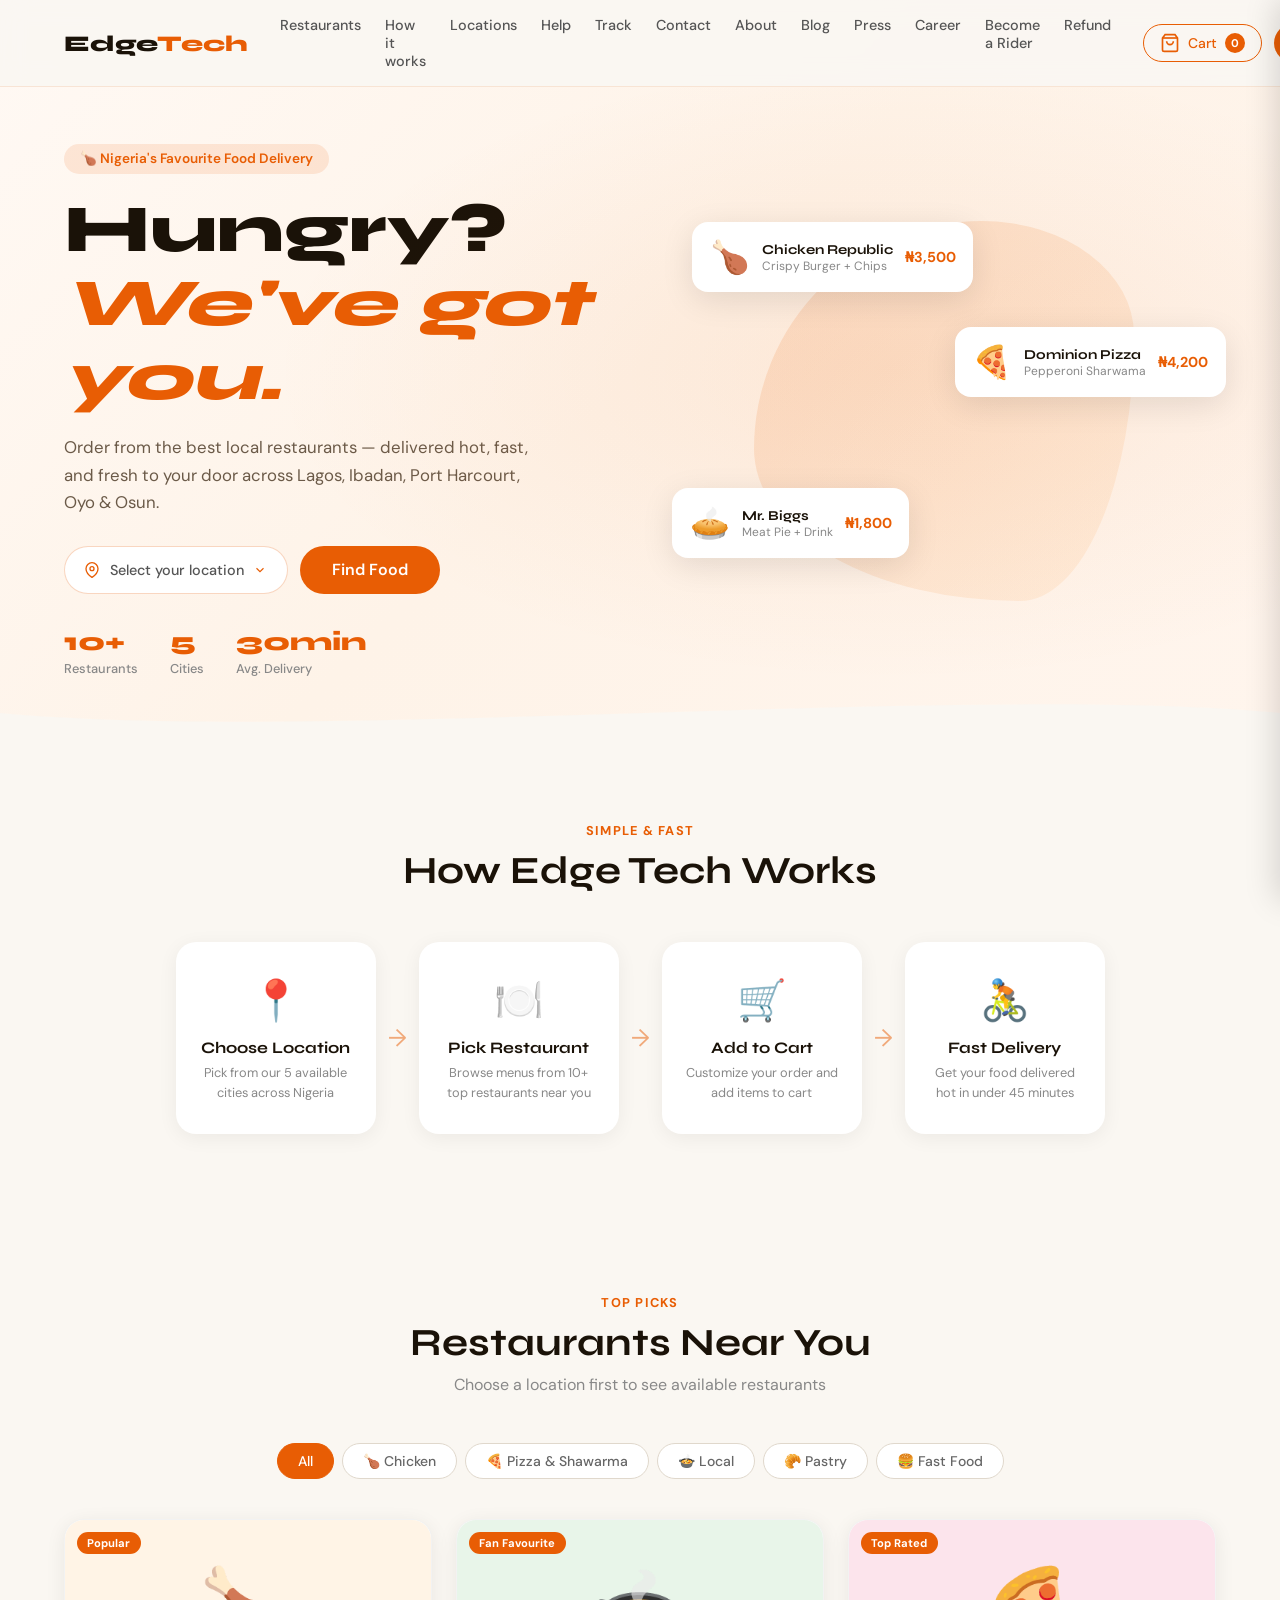
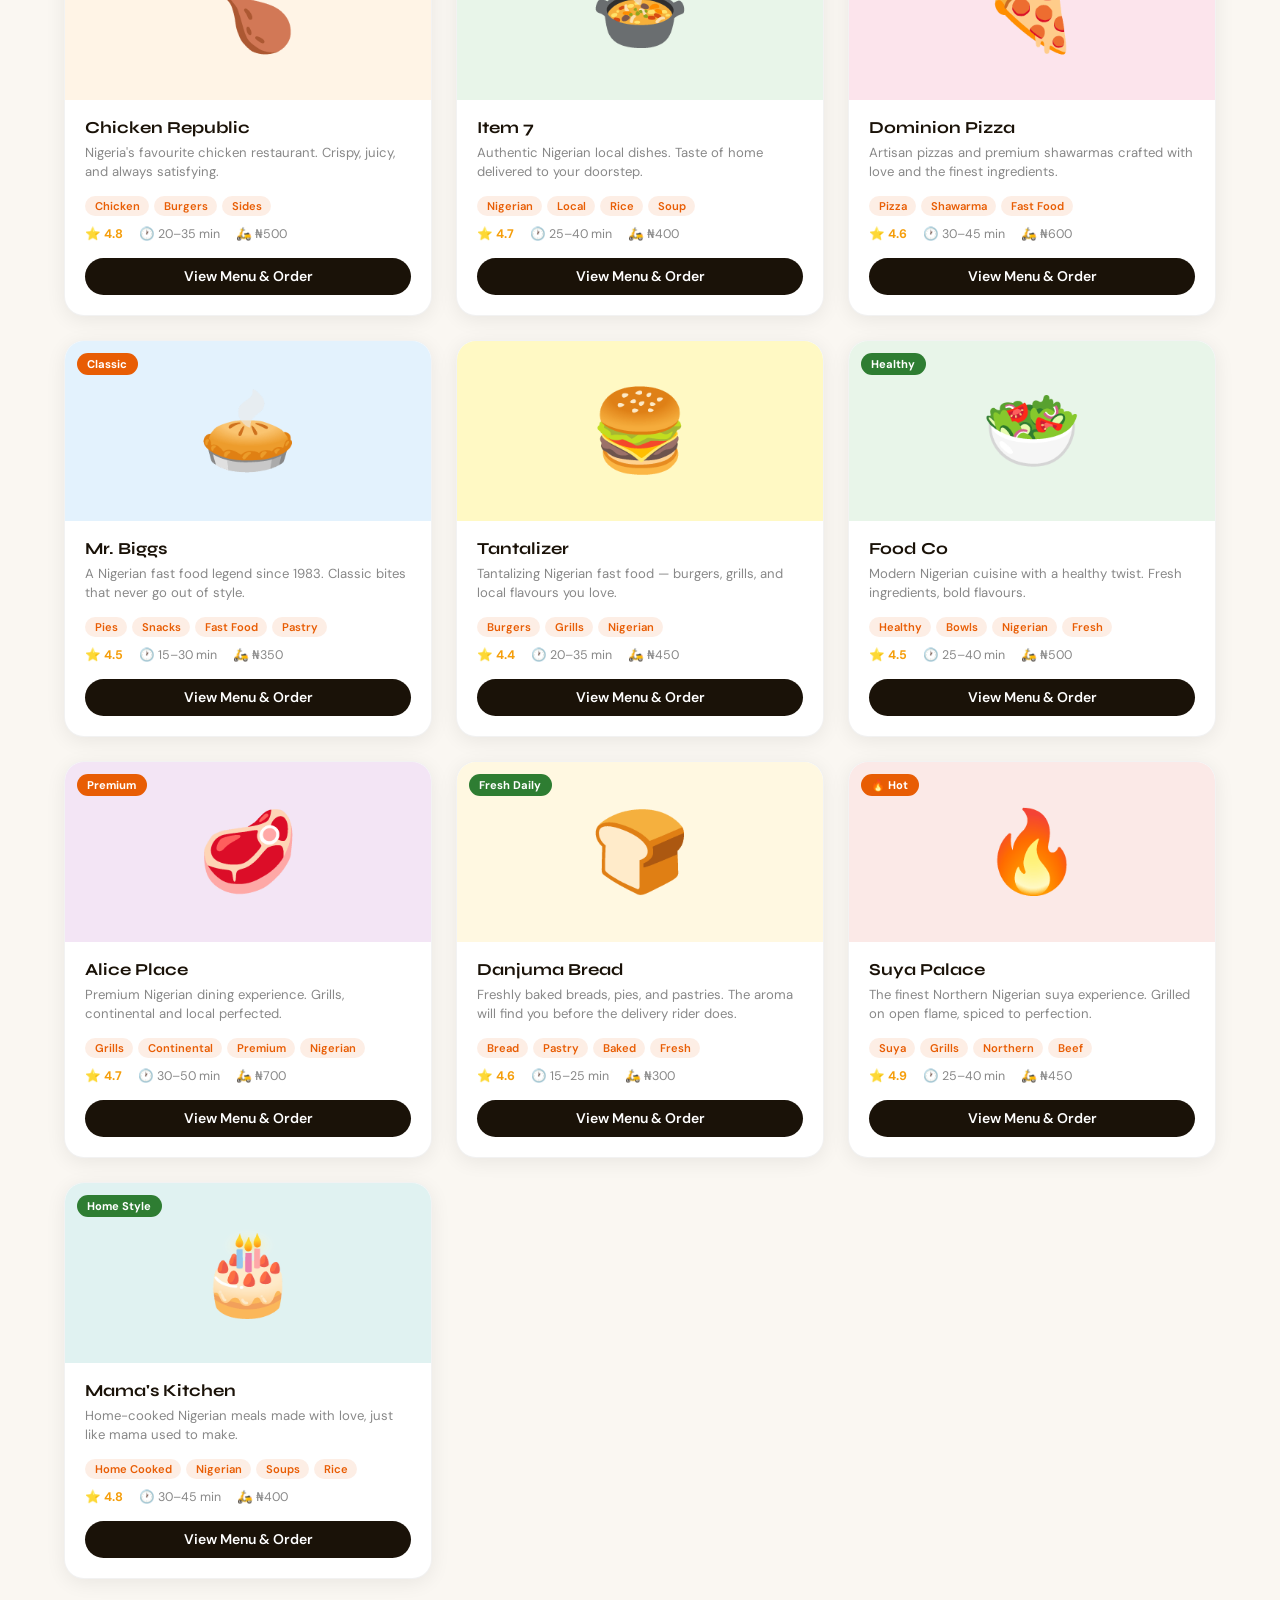
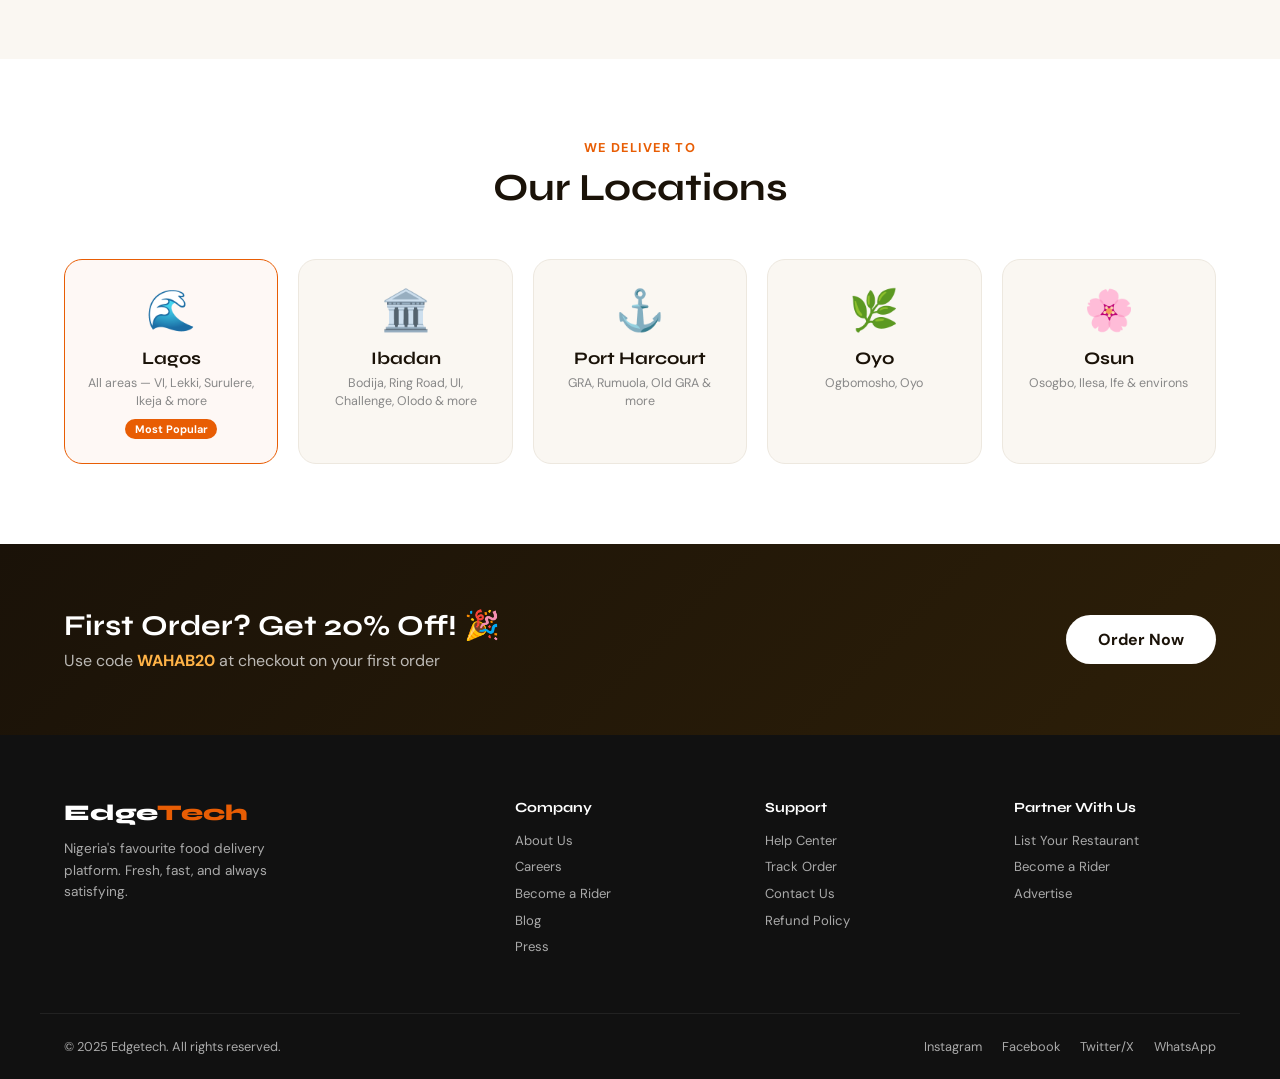
<file: index.html>
<!DOCTYPE html>
<html lang="en">
<head>
  <meta charset="UTF-8" />
  <meta name="viewport" content="width=device-width, initial-scale=1.0" />
  <title>WahabStore — Food Delivered Fast</title>
  <link rel="preconnect" href="https://fonts.googleapis.com" />
  <link href="https://fonts.googleapis.com/css2?family=Syne:wght@400;600;700;800&family=DM+Sans:ital,wght@0,300;0,400;0,500;1,400&display=swap" rel="stylesheet" />
  <link rel="stylesheet" href="style.css" />
</head>
<body>

  <!-- NAV -->
  <nav class="nav" id="navbar">
    <div class="nav-inner container">
      <a href="index.html" class="logo">Edge<span>Tech</span></a>
      <div class="nav-links">
        <a href="#restaurants">Restaurants</a>
        <a href="#how">How it works</a>
        <a href="#locations">Locations</a>
        <a href="help.html">Help</a>
        <a href="track.html">Track</a>
        <a href="contact.html">Contact</a>
        <a href="about.html">About</a>
        <a href="blog.html">Blog</a>
        <a href="press.html">Press</a>
        <a href="career.html">Career</a>
        <a href="rider.html">Become a Rider</a>
        <a href="refund.html">Refund</a>
      </div>
      <div class="nav-right">
        <button class="btn-cart" onclick="toggleCart()">
          <svg width="20" height="20" viewBox="0 0 24 24" fill="none" stroke="currentColor" stroke-width="2"><path d="M6 2L3 6v14a2 2 0 002 2h14a2 2 0 002-2V6l-3-4z"/><line x1="3" y1="6" x2="21" y2="6"/><path d="M16 10a4 4 0 01-8 0"/></svg>
          Cart <span class="cart-count" id="cart-count">0</span>
        </button>
        <button class="btn-primary" onclick="openLocationModal()">Order Now</button>
      </div>
    </div>
  </nav>

  <!-- HERO -->
  <section class="hero">
    <div class="hero-bg"></div>
    <div class="container hero-inner">
      <div class="hero-text">
        <p class="hero-label">🍗 Nigeria's Favourite Food Delivery</p>
        <h1>Hungry? <br/><em>We've got you.</em></h1>
        <p class="hero-sub">Order from the best local restaurants — delivered hot, fast, and fresh to your door across Lagos, Ibadan, Port Harcourt, Oyo & Osun.</p>
        <div class="hero-search">
          <div class="location-select" onclick="openLocationModal()">
            <svg width="16" height="16" viewBox="0 0 24 24" fill="none" stroke="currentColor" stroke-width="2"><path d="M21 10c0 7-9 13-9 13s-9-6-9-13a9 9 0 0118 0z"/><circle cx="12" cy="10" r="3"/></svg>
            <span id="selected-location">Select your location</span>
            <svg width="14" height="14" viewBox="0 0 24 24" fill="none" stroke="currentColor" stroke-width="2"><polyline points="6 9 12 15 18 9"/></svg>
          </div>
          <button class="btn-primary large" onclick="scrollToRestaurants()">Find Food</button>
        </div>
        <div class="hero-stats">
          <div class="stat"><strong>10+</strong><span>Restaurants</span></div>
          <div class="stat"><strong>5</strong><span>Cities</span></div>
          <div class="stat"><strong>30min</strong><span>Avg. Delivery</span></div>
        </div>
      </div>
      <div class="hero-image">
        <div class="hero-card floating">
          <div class="hc-emoji">🍗</div>
          <div><strong>Chicken Republic</strong><p>Crispy Burger + Chips</p></div>
          <div class="hc-price">₦3,500</div>
        </div>
        <div class="hero-card floating delay-1">
          <div class="hc-emoji">🍕</div>
          <div><strong>Dominion Pizza</strong><p>Pepperoni Sharwama</p></div>
          <div class="hc-price">₦4,200</div>
        </div>
        <div class="hero-card floating delay-2">
          <div class="hc-emoji">🥧</div>
          <div><strong>Mr. Biggs</strong><p>Meat Pie + Drink</p></div>
          <div class="hc-price">₦1,800</div>
        </div>
        <div class="hero-blob"></div>
      </div>
    </div>
    <div class="hero-wave">
      <svg viewBox="0 0 1440 80" preserveAspectRatio="none"><path d="M0,40 C360,80 1080,0 1440,40 L1440,80 L0,80 Z" fill="#faf7f2"/></svg>
    </div>
  </section>

  <!-- HOW IT WORKS -->
  <section class="how" id="how">
    <div class="container">
      <div class="section-header">
        <p class="section-label">Simple & Fast</p>
        <h2>How Edge Tech Works</h2>
      </div>
      <div class="how-steps">
        <div class="step">
          <div class="step-icon">📍</div>
          <h3>Choose Location</h3>
          <p>Pick from our 5 available cities across Nigeria</p>
        </div>
        <div class="step-arrow">→</div>
        <div class="step">
          <div class="step-icon">🍽️</div>
          <h3>Pick Restaurant</h3>
          <p>Browse menus from 10+ top restaurants near you</p>
        </div>
        <div class="step-arrow">→</div>
        <div class="step">
          <div class="step-icon">🛒</div>
          <h3>Add to Cart</h3>
          <p>Customize your order and add items to cart</p>
        </div>
        <div class="step-arrow">→</div>
        <div class="step">
          <div class="step-icon">🚴</div>
          <h3>Fast Delivery</h3>
          <p>Get your food delivered hot in under 45 minutes</p>
        </div>
      </div>
    </div>
  </section>

  <!-- RESTAURANTS -->
  <section class="restaurants-section" id="restaurants">
    <div class="container">
      <div class="section-header">
        <p class="section-label">Top Picks</p>
        <h2>Restaurants Near You</h2>
        <p class="section-sub">Choose a location first to see available restaurants</p>
      </div>

      <!-- Filter Tabs -->
      <div class="filter-tabs">
        <button class="tab active" onclick="filterRestaurants('all', this)">All</button>
        <button class="tab" onclick="filterRestaurants('chicken', this)">🍗 Chicken</button>
        <button class="tab" onclick="filterRestaurants('pizza', this)">🍕 Pizza & Shawarma</button>
        <button class="tab" onclick="filterRestaurants('local', this)">🍲 Local</button>
        <button class="tab" onclick="filterRestaurants('pastry', this)">🥐 Pastry</button>
        <button class="tab" onclick="filterRestaurants('fast-food', this)">🍔 Fast Food</button>
      </div>

      <div class="restaurants-grid" id="restaurants-grid">
        <!-- Rendered by JS -->
      </div>
    </div>
  </section>

  <!-- LOCATIONS -->
  <section class="locations-section" id="locations">
    <div class="container">
      <div class="section-header">
        <p class="section-label">We Deliver To</p>
        <h2>Our Locations</h2>
      </div>
      <div class="locations-grid">
        <div class="location-card active-city" onclick="setLocation('Lagos')">
          <div class="loc-icon">🌊</div>
          <h3>Lagos</h3>
          <p>All areas — VI, Lekki, Surulere, Ikeja & more</p>
          <span class="loc-badge">Most Popular</span>
        </div>
        <div class="location-card" onclick="setLocation('Ibadan')">
          <div class="loc-icon">🏛️</div>
          <h3>Ibadan</h3>
          <p>Bodija, Ring Road, UI, Challenge, Olodo & more</p>
        </div>
        <div class="location-card" onclick="setLocation('Port Harcourt')">
          <div class="loc-icon">⚓</div>
          <h3>Port Harcourt</h3>
          <p>GRA, Rumuola, Old GRA & more</p>
        </div>
        <div class="location-card" onclick="setLocation('Oyo')">
          <div class="loc-icon">🌿</div>
          <h3>Oyo</h3>
          <p>Ogbomosho, Oyo</p>
        </div>
        <div class="location-card" onclick="setLocation('Osun')">
          <div class="loc-icon">🌸</div>
          <h3>Osun</h3>
          <p>Osogbo, Ilesa, Ife & environs</p>
        </div>
      </div>
    </div>
  </section>

  <!-- PROMO BANNER -->
  <section class="promo-banner">
    <div class="container promo-inner">
      <div>
        <h2>First Order? Get 20% Off! 🎉</h2>
        <p>Use code <strong>WAHAB20</strong> at checkout on your first order</p>
      </div>
      <button class="btn-white" onclick="scrollToRestaurants()">Order Now</button>
    </div>
  </section>

  <!-- FOOTER -->
  <footer class="footer">
    <div class="container footer-inner">
      <div class="footer-brand">
        <a href="index.html" class="logo">Edge<span>Tech</span></a>
        <p>Nigeria's favourite food delivery platform. Fresh, fast, and always satisfying.</p>
      </div>
      <div class="footer-links">
        <h4>Company</h4>
        <a href="about.html">About Us</a>
        <a href="career.html">Careers</a>
        <a href="rider.html">Become a Rider</a>
        <a href="blog.html">Blog</a>
        <a href="press.html">Press</a>
      </div>
      <div class="footer-links">
        <h4>Support</h4>
        <a href="help.html">Help Center</a>
        <a href="track.html">Track Order</a>
        <a href="contact.html">Contact Us</a>
        <a href="refund.html">Refund Policy</a>
      </div>
      <div class="footer-links">
        <h4>Partner With Us</h4>
        <a href="#">List Your Restaurant</a>
        <a href="#">Become a Rider</a>
        <a href="#">Advertise</a>
      </div>
    </div>
    <div class="footer-bottom container">
      <p>© 2025 Edgetech. All rights reserved.</p>
      <div class="footer-socials">
        <a href="#">Instagram</a>
        <a href="#">Facebook</a>
        <a href="#">Twitter/X</a>
        <a href="#">WhatsApp</a>
      </div>
    </div>
  </footer>

  <!-- LOCATION MODAL -->
  <div class="modal-overlay" id="location-modal" onclick="closeLocationModal(event)">
    <div class="modal">
      <button class="modal-close" onclick="closeLocationModal()">✕</button>
      <h2>Choose Your City</h2>
      <p>We'll show restaurants available in your area</p>
      <div class="modal-locations">
        <button class="modal-loc-btn" onclick="setLocation('Lagos')">🌊 Lagos</button>
        <button class="modal-loc-btn" onclick="setLocation('Ibadan')">🏛️ Ibadan</button>
        <button class="modal-loc-btn" onclick="setLocation('Port Harcourt')">⚓ Port Harcourt</button>
        <button class="modal-loc-btn" onclick="setLocation('Oyo')">🌿 Oyo</button>
        <button class="modal-loc-btn" onclick="setLocation('Osun')">🌸 Osun</button>
      </div>
    </div>
  </div>

  <!-- RESTAURANT MODAL -->
  <div class="modal-overlay" id="restaurant-modal" onclick="closeRestaurantModal(event)">
    <div class="modal large-modal" id="restaurant-modal-content">
      <!-- Populated by JS -->
    </div>
  </div>

  <!-- CART SIDEBAR -->
  <div class="cart-overlay" id="cart-overlay" onclick="toggleCart()"></div>
  <div class="cart-sidebar" id="cart-sidebar">
    <div class="cart-header">
      <h3>Your Cart</h3>
      <button onclick="toggleCart()">✕</button>
    </div>
    <div class="cart-body" id="cart-body">
      <div class="cart-empty">
        <div style="font-size:3rem">🛒</div>
        <p>Your cart is empty</p>
        <small>Add items from a restaurant to get started</small>
      </div>
    </div>
    <div class="cart-footer" id="cart-footer" style="display:none">
      <div class="cart-total">
        <span>Total</span>
        <strong id="cart-total-amount">₦0</strong>
      </div>
      <div class="cart-delivery-note">+ Delivery fee at checkout</div>
      <button class="btn-primary full-width" onclick="checkout()">Proceed to Checkout</button>
    </div>
  </div>

  <!-- CHECKOUT MODAL -->
  <div class="modal-overlay" id="checkout-modal" onclick="closeCheckoutModal(event)">
    <div class="modal checkout-modal">
      <button class="modal-close" onclick="closeCheckoutModal()">✕</button>
      <h2>Complete Your Order</h2>
      <div class="checkout-form">
        <div class="form-group">
          <label>Full Name</label>
          <input type="text" placeholder="e.g. Wahab oke" id="c-name"/>
        </div>
        <div class="form-group">
          <label>Phone Number</label>
          <input type="tel" placeholder="e.g. 09030927900" id="c-phone"/>
        </div>
        <div class="form-group">
          <label>Delivery Address</label>
          <textarea placeholder="Enter your full delivery address" id="c-address" rows="3"></textarea>
        </div>
        <div class="form-group">
          <label>City</label>
          <input type="text" id="c-city" readonly/>
        </div>
        <div class="checkout-summary" id="checkout-summary"></div>
        <div class="form-group">
          <label>Payment Method</label>
          <div class="payment-options">
            <label class="pay-opt"><input type="radio" name="pay" value="card" checked/> 💳 Card Payment</label>
            <label class="pay-opt"><input type="radio" name="pay" value="transfer"/> 🏦 Bank Transfer</label>
            <label class="pay-opt"><input type="radio" name="pay" value="cash"/> 💵 Cash on Delivery</label>
          </div>
        </div>
        <button class="btn-primary full-width" onclick="placeOrder()">Place Order 🎉</button>
      </div>
    </div>
  </div>

  <!-- SUCCESS MODAL -->
  <div class="modal-overlay" id="success-modal">
    <div class="modal success-modal">
      <div class="success-icon">✅</div>
      <h2>Order Placed!</h2>
      <p>Your food is being prepared. Estimated delivery: <strong>30–45 mins</strong></p>
      <p class="order-id" id="order-id"></p>
      <button class="btn-primary" onclick="closeSuccessModal()">Continue Shopping</button>
    </div>
  </div>

  <script src="app.js"></script>
</body>
</html>
</file>
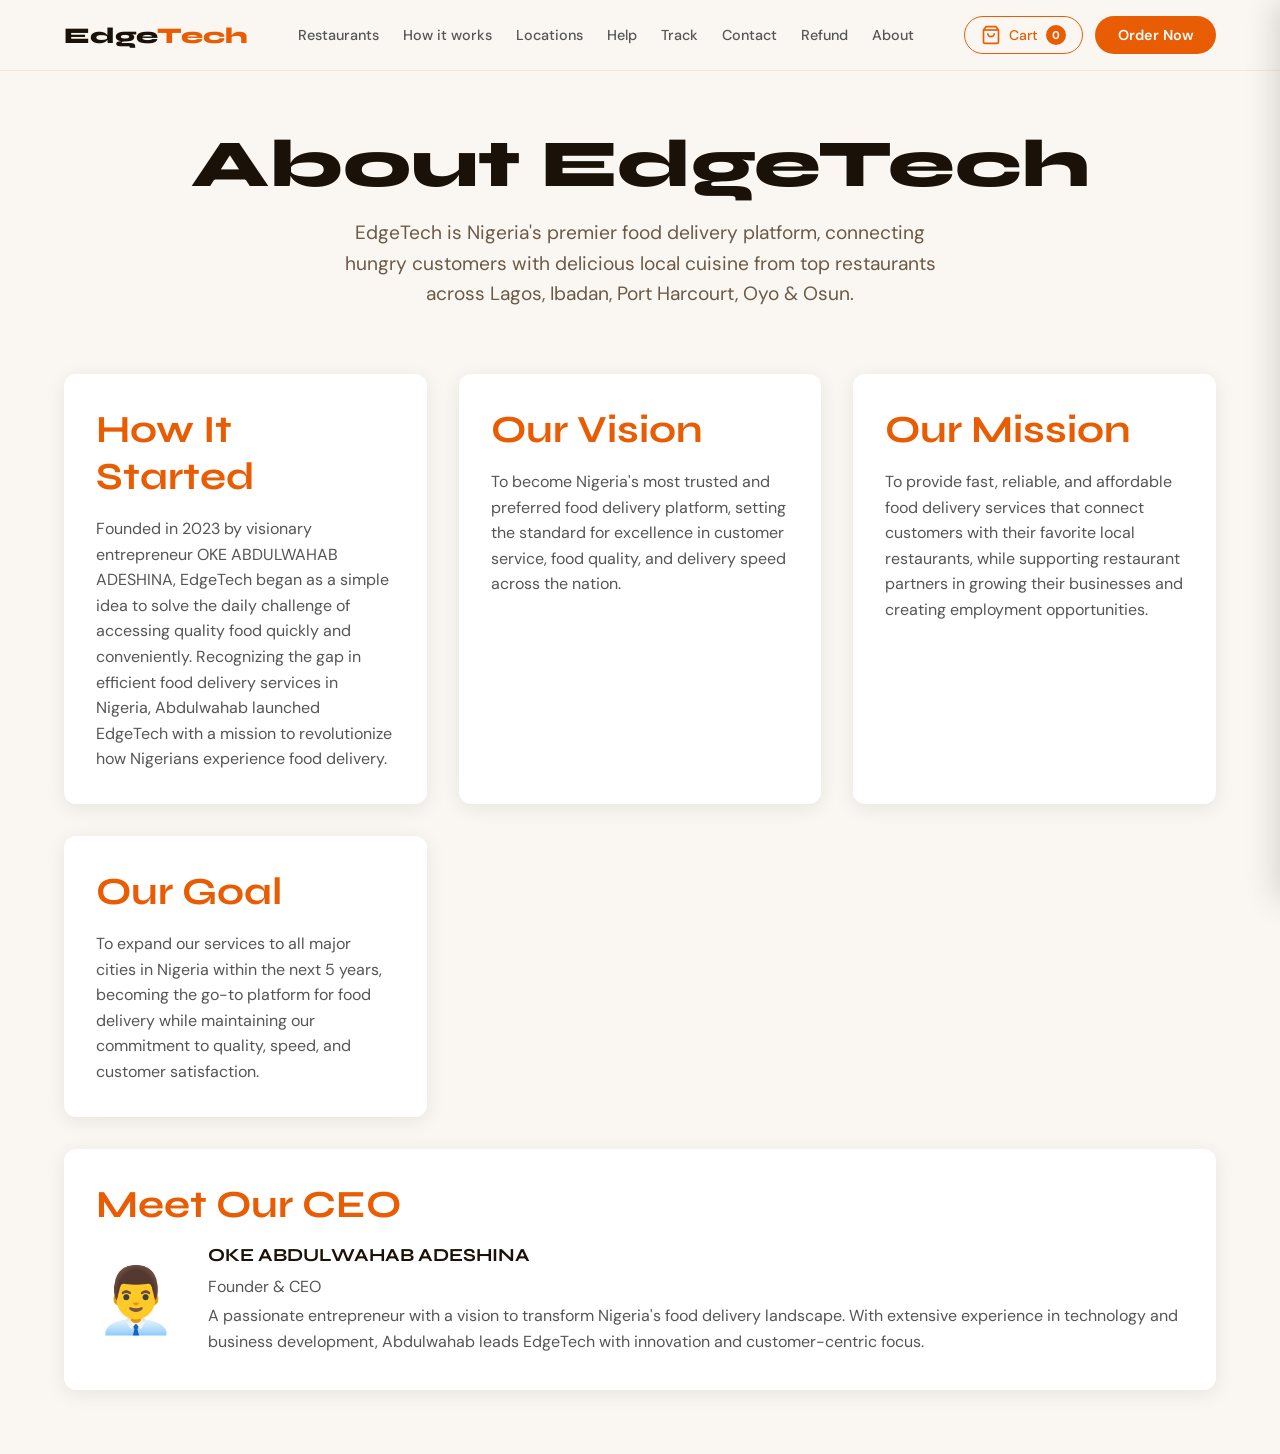
<file: about.html>
<!DOCTYPE html>
<html lang="en">
<head>
  <meta charset="UTF-8" />
  <meta name="viewport" content="width=device-width, initial-scale=1.0" />
  <title>About Us — WahabStore</title>
  <link rel="preconnect" href="https://fonts.googleapis.com" />
  <link href="https://fonts.googleapis.com/css2?family=Syne:wght@400;600;700;800&family=DM+Sans:ital,wght@0,300;0,400;0,500;1,400&display=swap" rel="stylesheet" />
  <link rel="stylesheet" href="style.css" />
</head>
<body>

  <!-- NAV -->
  <nav class="nav" id="navbar">
    <div class="nav-inner container">
      <a href="index.html" class="logo">Edge<span>Tech</span></a>
      <div class="nav-links">
        <a href="#restaurants">Restaurants</a>
        <a href="#how">How it works</a>
        <a href="#locations">Locations</a>
        <a href="help.html">Help</a>
        <a href="track.html">Track</a>
        <a href="contact.html">Contact</a>
        <a href="refund.html">Refund</a>
        <a href="about.html">About</a>
      </div>
      <div class="nav-right">
        <button class="btn-cart" onclick="toggleCart()">
          <svg width="20" height="20" viewBox="0 0 24 24" fill="none" stroke="currentColor" stroke-width="2"><path d="M6 2L3 6v14a2 2 0 002 2h14a2 2 0 002-2V6l-3-4z"/><line x1="3" y1="6" x2="21" y2="6"/><path d="M16 10a4 4 0 01-8 0"/></svg>
          Cart <span class="cart-count" id="cart-count">0</span>
        </button>
        <button class="btn-primary" onclick="openLocationModal()">Order Now</button>
      </div>
    </div>
  </nav>

  <!-- CART SIDEBAR -->
  <div class="cart-overlay" id="cart-overlay" onclick="toggleCart()"></div>
  <div class="cart-sidebar" id="cart-sidebar">
    <div class="cart-header">
      <h3>Your Cart</h3>
      <button class="cart-close" onclick="toggleCart()">✕</button>
    </div>
    <div class="cart-body" id="cart-body"></div>
    <div class="cart-footer" id="cart-footer">
      <div class="cart-total">
        <span>Subtotal</span>
        <span id="cart-total-amount">₦0</span>
      </div>
      <div class="cart-delivery-note">+ Delivery fee at checkout</div>
      <button class="btn-primary full-width" onclick="checkout()">Proceed to Checkout</button>
    </div>
  </div>

  <!-- ABOUT SECTION -->
  <section class="about-section">
    <div class="container">
      <div class="about-hero">
        <h1>About EdgeTech</h1>
        <p class="about-intro">EdgeTech is Nigeria's premier food delivery platform, connecting hungry customers with delicious local cuisine from top restaurants across Lagos, Ibadan, Port Harcourt, Oyo & Osun.</p>
      </div>

      <div class="about-content">
        <div class="about-card">
          <h2>How It Started</h2>
          <p>Founded in 2023 by visionary entrepreneur OKE ABDULWAHAB ADESHINA, EdgeTech began as a simple idea to solve the daily challenge of accessing quality food quickly and conveniently. Recognizing the gap in efficient food delivery services in Nigeria, Abdulwahab launched EdgeTech with a mission to revolutionize how Nigerians experience food delivery.</p>
        </div>

        <div class="about-card">
          <h2>Our Vision</h2>
          <p>To become Nigeria's most trusted and preferred food delivery platform, setting the standard for excellence in customer service, food quality, and delivery speed across the nation.</p>
        </div>

        <div class="about-card">
          <h2>Our Mission</h2>
          <p>To provide fast, reliable, and affordable food delivery services that connect customers with their favorite local restaurants, while supporting restaurant partners in growing their businesses and creating employment opportunities.</p>
        </div>

        <div class="about-card">
          <h2>Our Goal</h2>
          <p>To expand our services to all major cities in Nigeria within the next 5 years, becoming the go-to platform for food delivery while maintaining our commitment to quality, speed, and customer satisfaction.</p>
        </div>

        <div class="about-card ceo-card">
          <h2>Meet Our CEO</h2>
          <div class="ceo-info">
            <div class="ceo-image">👨‍💼</div>
            <div>
              <h3>OKE ABDULWAHAB ADESHINA</h3>
              <p>Founder & CEO</p>
              <p>A passionate entrepreneur with a vision to transform Nigeria's food delivery landscape. With extensive experience in technology and business development, Abdulwahab leads EdgeTech with innovation and customer-centric focus.</p>
            </div>
          </div>
        </div>
      </div>
    </div>
  </section>

  <script src="app.js"></script>
</body>
</html>
</file>
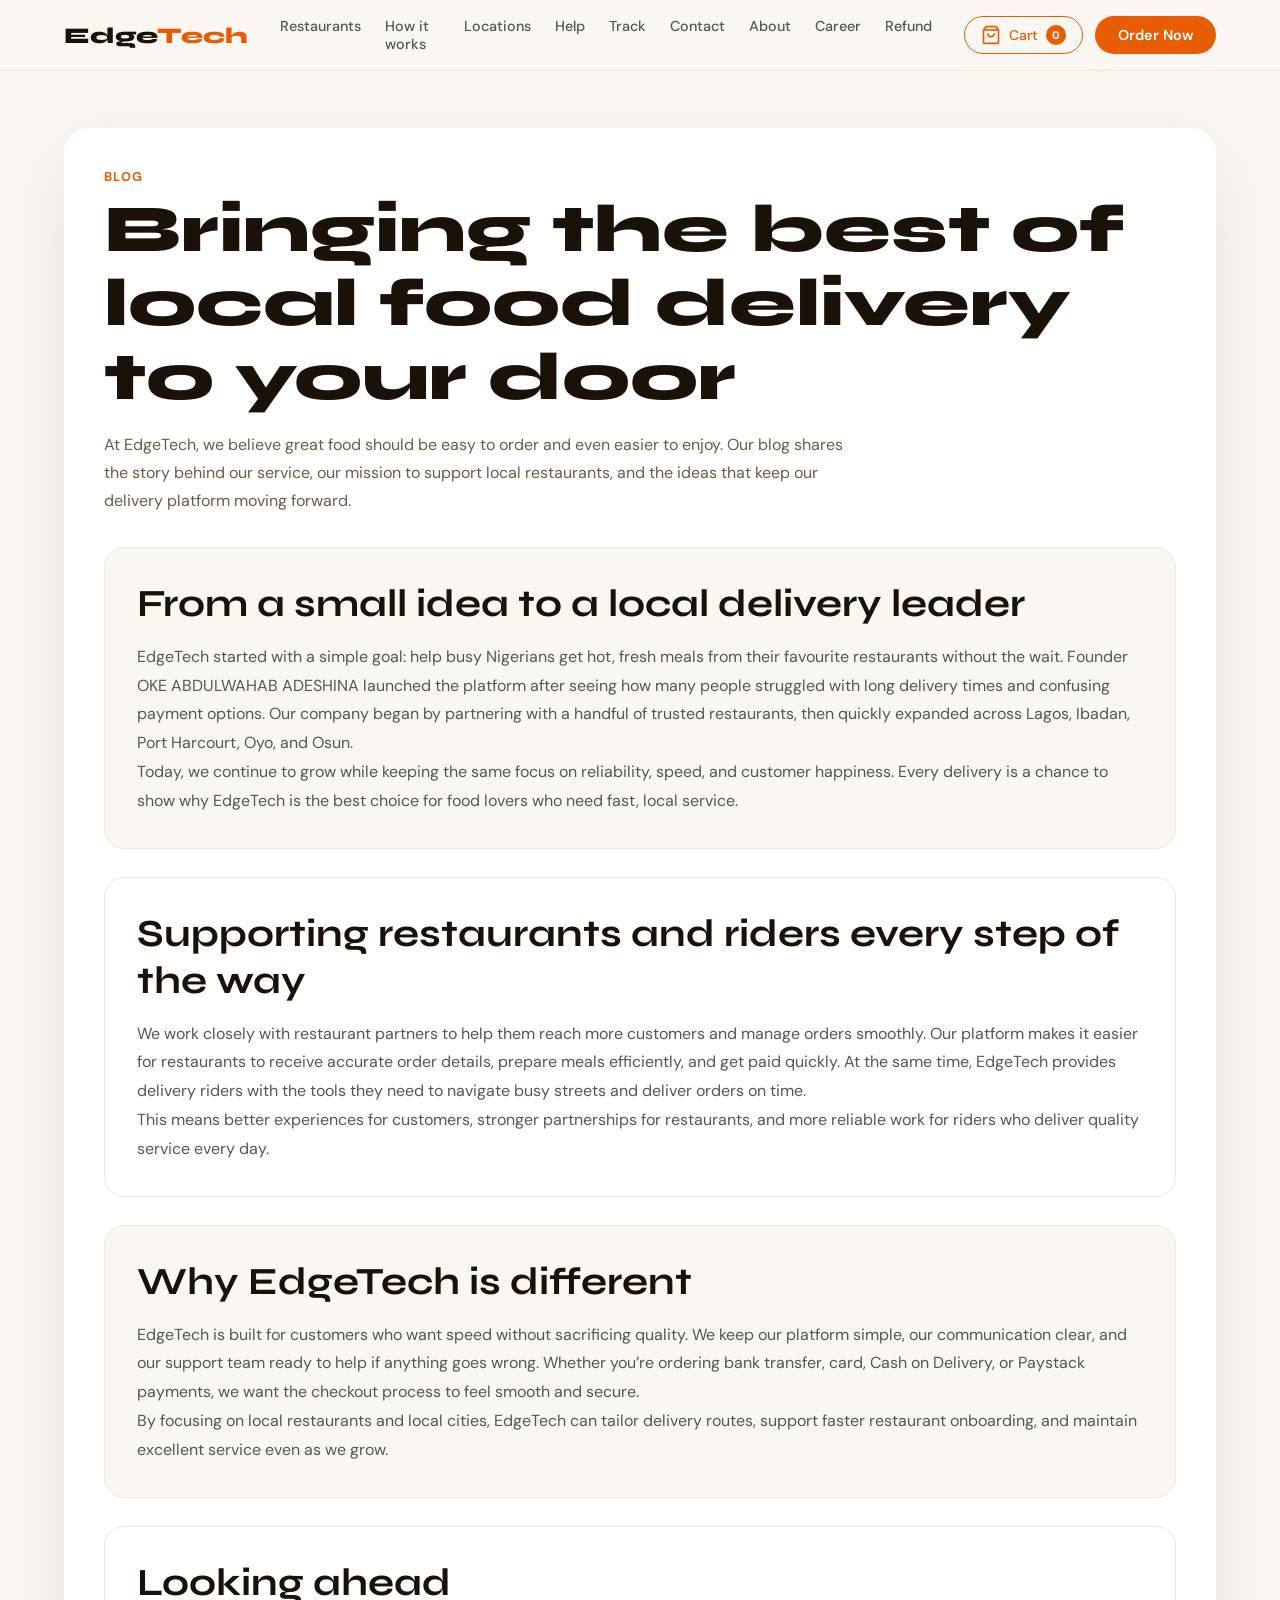
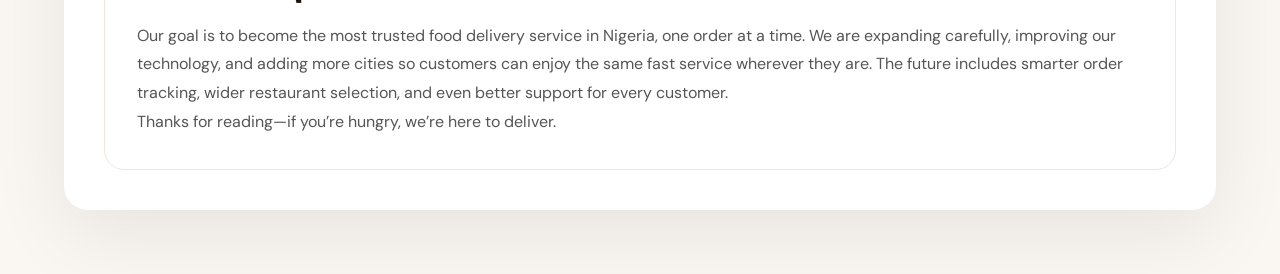
<file: blog.html>
<!DOCTYPE html>
<html lang="en">
<head>
  <meta charset="UTF-8" />
  <meta name="viewport" content="width=device-width, initial-scale=1.0" />
  <title>Blog — WahabStore</title>
  <link rel="preconnect" href="https://fonts.googleapis.com" />
  <link href="https://fonts.googleapis.com/css2?family=Syne:wght@400;600;700;800&family=DM+Sans:ital,wght@0,300;0,400;0,500;1,400&display=swap" rel="stylesheet" />
  <link rel="stylesheet" href="style.css" />
</head>
<body>
  <nav class="nav" id="navbar">
    <div class="nav-inner container">
      <a href="index.html" class="logo">Edge<span>Tech</span></a>
      <div class="nav-links">
        <a href="index.html#restaurants">Restaurants</a>
        <a href="index.html#how">How it works</a>
        <a href="index.html#locations">Locations</a>
        <a href="help.html">Help</a>
        <a href="track.html">Track</a>
        <a href="contact.html">Contact</a>
        <a href="about.html">About</a>
        <a href="career.html">Career</a>
        <a href="refund.html">Refund</a>
      </div>
      <div class="nav-right">
        <button class="btn-cart" onclick="toggleCart()">
          <svg width="20" height="20" viewBox="0 0 24 24" fill="none" stroke="currentColor" stroke-width="2"><path d="M6 2L3 6v14a2 2 0 002 2h14a2 2 0 002-2V6l-3-4z"/><line x1="3" y1="6" x2="21" y2="6"/><path d="M16 10a4 4 0 01-8 0"/></svg>
          Cart <span class="cart-count" id="cart-count">0</span>
        </button>
        <button class="btn-primary" onclick="window.location.href='index.html'">Order Now</button>
      </div>
    </div>
  </nav>

  <main class="container" style="padding: 8rem 1.5rem 4rem;">
    <section style="background: white; border-radius: 24px; padding: 2.5rem; box-shadow: 0 24px 80px rgba(0,0,0,0.08);">
      <p class="section-label">Blog</p>
      <h1 style="margin: 0.5rem 0 1rem;">Bringing the best of local food delivery to your door</h1>
      <p style="color: #6b5a48; line-height: 1.75; max-width: 760px; margin-bottom: 2rem;">At EdgeTech, we believe great food should be easy to order and even easier to enjoy. Our blog shares the story behind our service, our mission to support local restaurants, and the ideas that keep our delivery platform moving forward.</p>

      <div style="display: grid; gap: 1.75rem;">
        <article style="background: #faf7f2; border-radius: 20px; padding: 2rem; border: 1px solid #f0e7dc;">
          <h2 style="margin-bottom: 1rem;">From a small idea to a local delivery leader</h2>
          <p style="color: #555; line-height: 1.8;">EdgeTech started with a simple goal: help busy Nigerians get hot, fresh meals from their favourite restaurants without the wait. Founder OKE ABDULWAHAB ADESHINA launched the platform after seeing how many people struggled with long delivery times and confusing payment options. Our company began by partnering with a handful of trusted restaurants, then quickly expanded across Lagos, Ibadan, Port Harcourt, Oyo, and Osun.</p>
          <p style="color: #555; line-height: 1.8;">Today, we continue to grow while keeping the same focus on reliability, speed, and customer happiness. Every delivery is a chance to show why EdgeTech is the best choice for food lovers who need fast, local service.</p>
        </article>

        <article style="background: white; border-radius: 20px; padding: 2rem; border: 1px solid #f0e7dc;">
          <h2 style="margin-bottom: 1rem;">Supporting restaurants and riders every step of the way</h2>
          <p style="color: #555; line-height: 1.8;">We work closely with restaurant partners to help them reach more customers and manage orders smoothly. Our platform makes it easier for restaurants to receive accurate order details, prepare meals efficiently, and get paid quickly. At the same time, EdgeTech provides delivery riders with the tools they need to navigate busy streets and deliver orders on time.</p>
          <p style="color: #555; line-height: 1.8;">This means better experiences for customers, stronger partnerships for restaurants, and more reliable work for riders who deliver quality service every day.</p>
        </article>

        <article style="background: #faf7f2; border-radius: 20px; padding: 2rem; border: 1px solid #f0e7dc;">
          <h2 style="margin-bottom: 1rem;">Why EdgeTech is different</h2>
          <p style="color: #555; line-height: 1.8;">EdgeTech is built for customers who want speed without sacrificing quality. We keep our platform simple, our communication clear, and our support team ready to help if anything goes wrong. Whether you’re ordering bank transfer, card, Cash on Delivery, or Paystack payments, we want the checkout process to feel smooth and secure.</p>
          <p style="color: #555; line-height: 1.8;">By focusing on local restaurants and local cities, EdgeTech can tailor delivery routes, support faster restaurant onboarding, and maintain excellent service even as we grow.</p>
        </article>

        <article style="background: white; border-radius: 20px; padding: 2rem; border: 1px solid #f0e7dc;">
          <h2 style="margin-bottom: 1rem;">Looking ahead</h2>
          <p style="color: #555; line-height: 1.8;">Our goal is to become the most trusted food delivery service in Nigeria, one order at a time. We are expanding carefully, improving our technology, and adding more cities so customers can enjoy the same fast service wherever they are. The future includes smarter order tracking, wider restaurant selection, and even better support for every customer.</p>
          <p style="color: #555; line-height: 1.8;">Thanks for reading—if you’re hungry, we’re here to deliver.</p>
        </article>
      </div>
    </section>
  </main>

  <script src="app.js"></script>
</body>
</html>
</file>
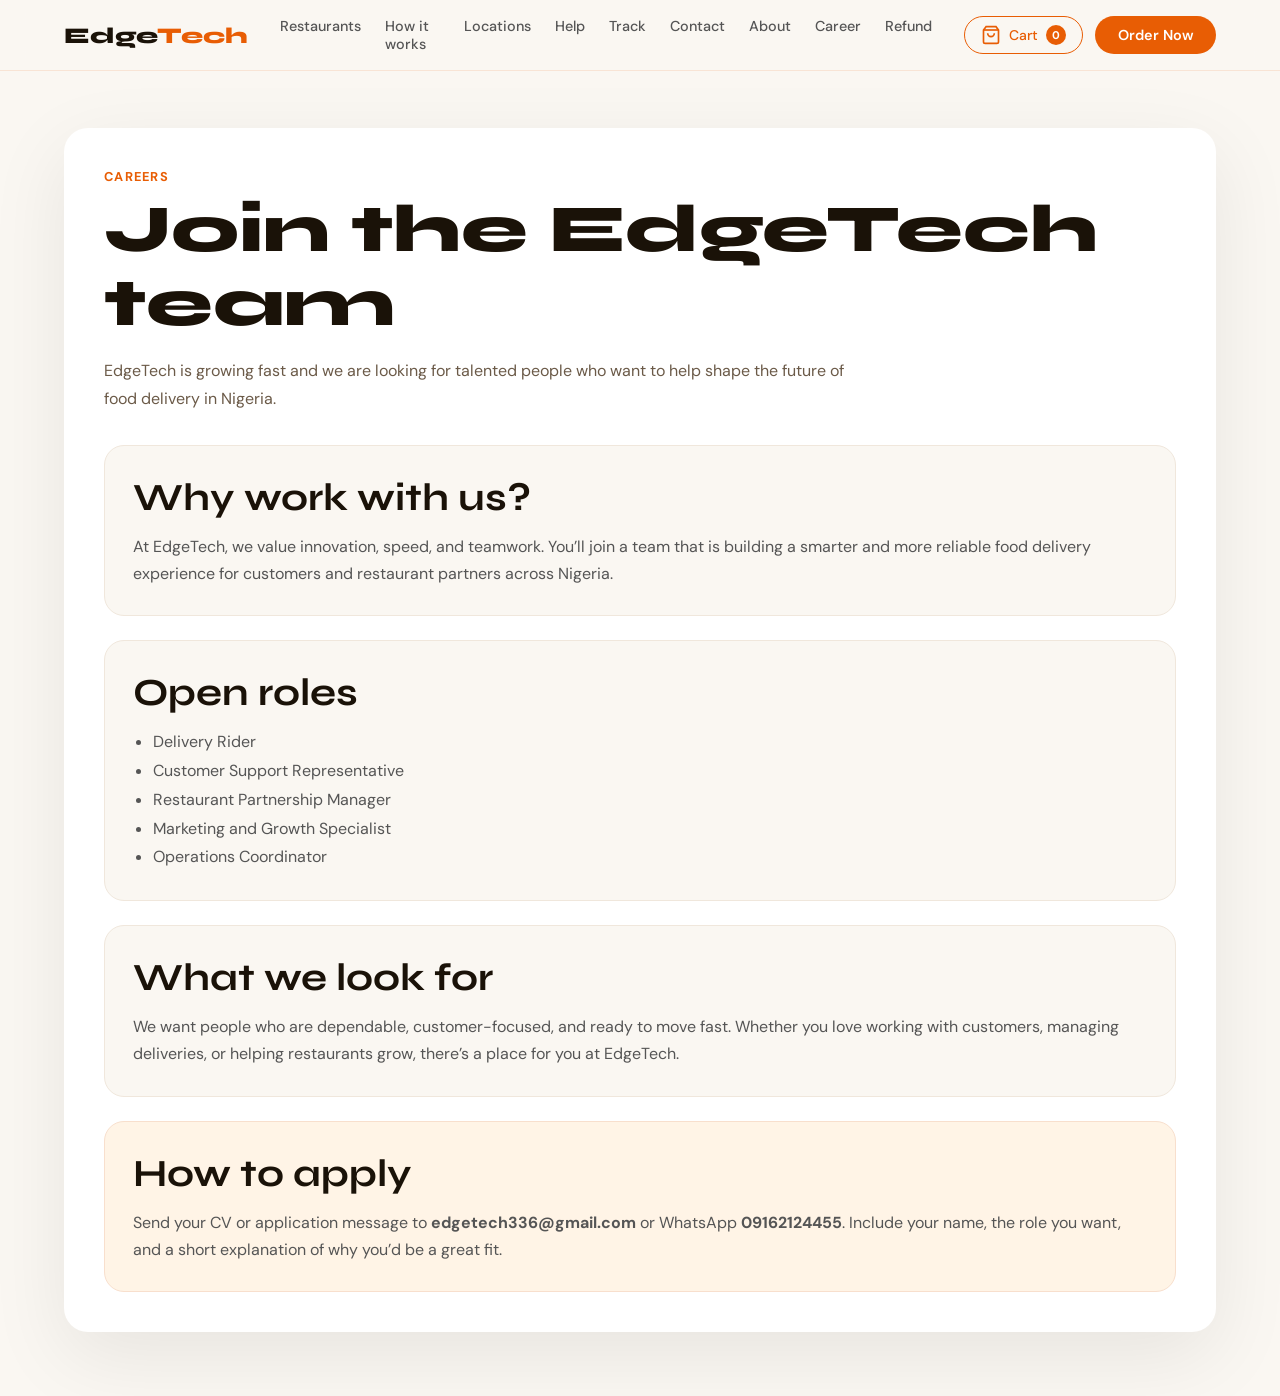
<file: career.html>
<!DOCTYPE html>
<html lang="en">
<head>
  <meta charset="UTF-8" />
  <meta name="viewport" content="width=device-width, initial-scale=1.0" />
  <title>Careers — WahabStore</title>
  <link rel="preconnect" href="https://fonts.googleapis.com" />
  <link href="https://fonts.googleapis.com/css2?family=Syne:wght@400;600;700;800&family=DM+Sans:ital,wght@0,300;0,400;0,500;1,400&display=swap" rel="stylesheet" />
  <link rel="stylesheet" href="style.css" />
</head>
<body>
  <nav class="nav" id="navbar">
    <div class="nav-inner container">
      <a href="index.html" class="logo">Edge<span>Tech</span></a>
      <div class="nav-links">
        <a href="index.html#restaurants">Restaurants</a>
        <a href="index.html#how">How it works</a>
        <a href="index.html#locations">Locations</a>
        <a href="help.html">Help</a>
        <a href="track.html">Track</a>
        <a href="contact.html">Contact</a>
        <a href="about.html">About</a>
        <a href="career.html">Career</a>
        <a href="refund.html">Refund</a>
      </div>
      <div class="nav-right">
        <button class="btn-cart" onclick="toggleCart()">
          <svg width="20" height="20" viewBox="0 0 24 24" fill="none" stroke="currentColor" stroke-width="2"><path d="M6 2L3 6v14a2 2 0 002 2h14a2 2 0 002-2V6l-3-4z"/><line x1="3" y1="6" x2="21" y2="6"/><path d="M16 10a4 4 0 01-8 0"/></svg>
          Cart <span class="cart-count" id="cart-count">0</span>
        </button>
        <button class="btn-primary" onclick="window.location.href='index.html'">Order Now</button>
      </div>
    </div>
  </nav>

  <main class="container" style="padding: 8rem 1.5rem 4rem;">
    <section style="background: white; border-radius: 24px; padding: 2.5rem; box-shadow: 0 24px 80px rgba(0,0,0,0.08);">
      <p class="section-label">Careers</p>
      <h1 style="margin: 0.5rem 0 1rem;">Join the EdgeTech team</h1>
      <p style="color: #6b5a48; line-height: 1.75; max-width: 760px; margin-bottom: 2rem;">EdgeTech is growing fast and we are looking for talented people who want to help shape the future of food delivery in Nigeria.</p>

      <div style="display: grid; gap: 1.5rem;">
        <div style="background: #faf7f2; border-radius: 20px; padding: 1.75rem; border: 1px solid #f0e7dc;">
          <h2 style="margin-bottom: 0.75rem;">Why work with us?</h2>
          <p style="color: #555; line-height: 1.7;">At EdgeTech, we value innovation, speed, and teamwork. You’ll join a team that is building a smarter and more reliable food delivery experience for customers and restaurant partners across Nigeria.</p>
        </div>

        <div style="background: #faf7f2; border-radius: 20px; padding: 1.75rem; border: 1px solid #f0e7dc;">
          <h2 style="margin-bottom: 0.75rem;">Open roles</h2>
          <ul style="color: #555; line-height: 1.8; padding-left: 1.25rem;">
            <li>Delivery Rider</li>
            <li>Customer Support Representative</li>
            <li>Restaurant Partnership Manager</li>
            <li>Marketing and Growth Specialist</li>
            <li>Operations Coordinator</li>
          </ul>
        </div>

        <div style="background: #faf7f2; border-radius: 20px; padding: 1.75rem; border: 1px solid #f0e7dc;">
          <h2 style="margin-bottom: 0.75rem;">What we look for</h2>
          <p style="color: #555; line-height: 1.7;">We want people who are dependable, customer-focused, and ready to move fast. Whether you love working with customers, managing deliveries, or helping restaurants grow, there’s a place for you at EdgeTech.</p>
        </div>

        <div style="background: #fff4e6; border-radius: 20px; padding: 1.75rem; border: 1px solid #f8dfcd;">
          <h2 style="margin-bottom: 0.75rem;">How to apply</h2>
          <p style="color: #555; line-height: 1.7;">Send your CV or application message to <strong>edgetech336@gmail.com</strong> or WhatsApp <strong>09162124455</strong>. Include your name, the role you want, and a short explanation of why you’d be a great fit.</p>
        </div>
      </div>
    </section>
  </main>

  <script src="app.js"></script>
</body>
</html>
</file>
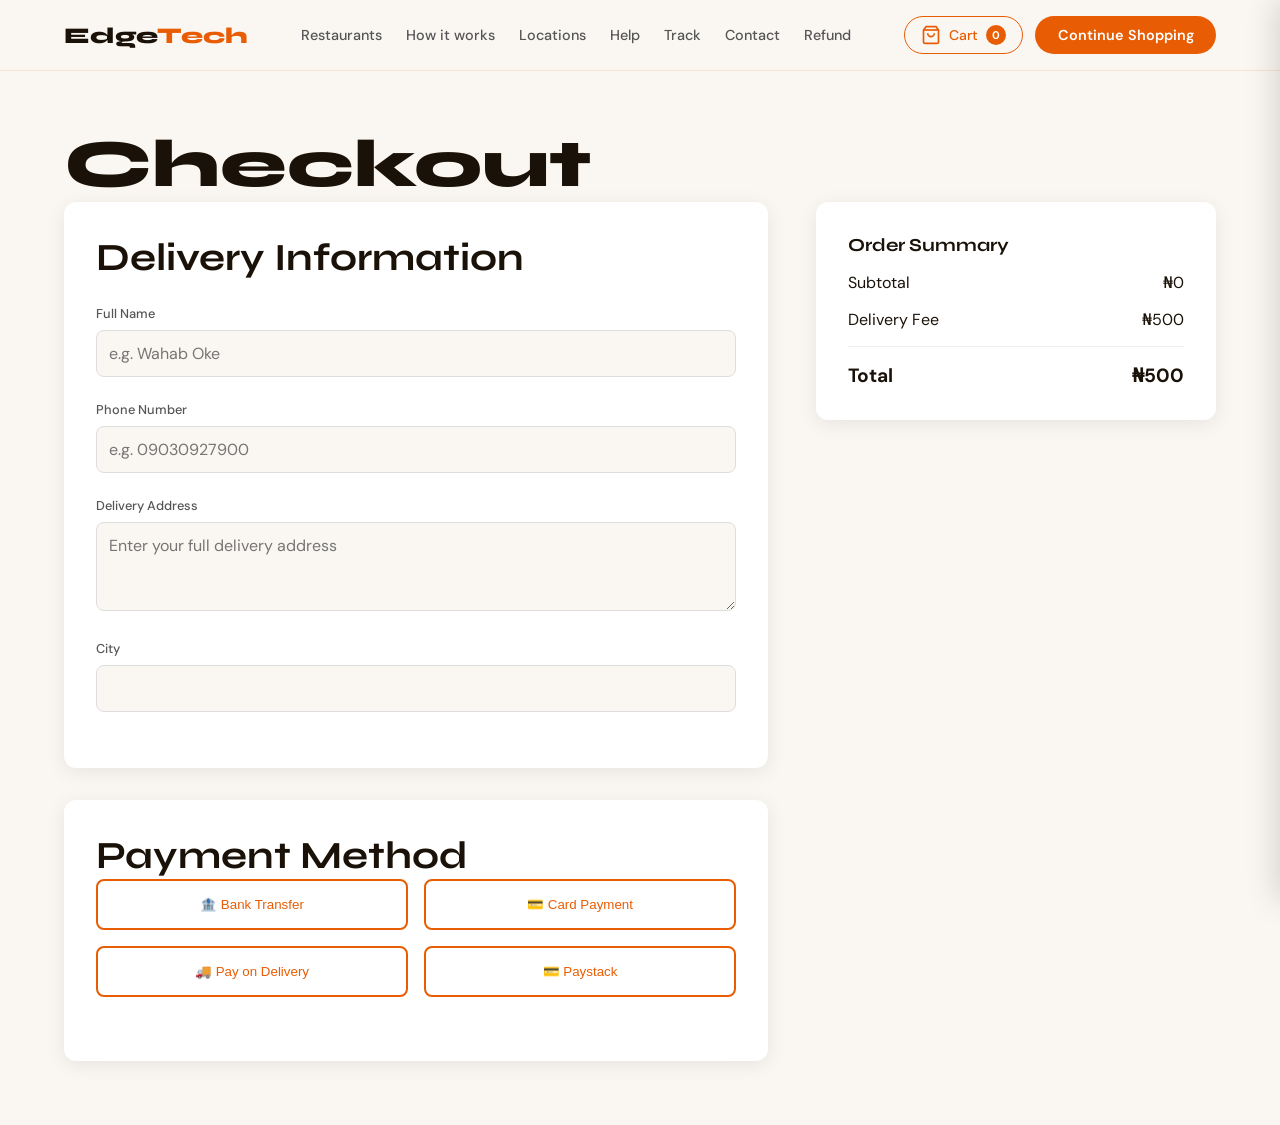
<file: checkout.html>
<!DOCTYPE html>
<html lang="en">
<head>
  <meta charset="UTF-8" />
  <meta name="viewport" content="width=device-width, initial-scale=1.0" />
  <title>Checkout — WahabStore</title>
  <link rel="preconnect" href="https://fonts.googleapis.com" />
  <link href="https://fonts.googleapis.com/css2?family=Syne:wght@400;600;700;800&family=DM+Sans:ital,wght@0,300;0,400;0,500;1,400&display=swap" rel="stylesheet" />
  <link rel="stylesheet" href="style.css" />
  <script src="https://js.paystack.co/v1/inline.js"></script>
</head>
<body>

  <!-- NAV -->
  <nav class="nav" id="navbar">
    <div class="nav-inner container">
      <a href="index.html" class="logo">Edge<span>Tech</span></a>
      <div class="nav-links">
        <a href="index.html#restaurants">Restaurants</a>
        <a href="index.html#how">How it works</a>
        <a href="index.html#locations">Locations</a>
        <a href="help.html">Help</a>
        <a href="track.html">Track</a>
        <a href="contact.html">Contact</a>
        <a href="refund.html">Refund</a>
      </div>
      <div class="nav-right">
        <button class="btn-cart" onclick="toggleCart()">
          <svg width="20" height="20" viewBox="0 0 24 24" fill="none" stroke="currentColor" stroke-width="2"><path d="M6 2L3 6v14a2 2 0 002 2h14a2 2 0 002-2V6l-3-4z"/><line x1="3" y1="6" x2="21" y2="6"/><path d="M16 10a4 4 0 01-8 0"/></svg>
          Cart <span class="cart-count" id="cart-count">0</span>
        </button>
        <button class="btn-primary" onclick="window.location.href='index.html'">Continue Shopping</button>
      </div>
    </div>
  </nav>

  <!-- CART SIDEBAR (same as index) -->
  <div class="cart-overlay" id="cart-overlay" onclick="toggleCart()"></div>
  <div class="cart-sidebar" id="cart-sidebar">
    <div class="cart-header">
      <h3>Your Cart</h3>
      <button class="cart-close" onclick="toggleCart()">✕</button>
    </div>
    <div class="cart-body" id="cart-body"></div>
    <div class="cart-footer" id="cart-footer">
      <div class="cart-total">
        <span>Subtotal</span>
        <span id="cart-total-amount">₦0</span>
      </div>
      <div class="cart-delivery-note">+ Delivery fee at checkout</div>
      <button class="btn-primary full-width" onclick="checkout()">Proceed to Checkout</button>
    </div>
  </div>

  <!-- CHECKOUT SECTION -->
  <section class="checkout-section">
    <div class="container">
      <h1>Checkout</h1>
      <div class="checkout-container">
        <div class="checkout-left">
          <div class="checkout-form">
            <h2>Delivery Information</h2>
            <div class="form-group">
              <label>Full Name</label>
              <input type="text" placeholder="e.g. Wahab Oke" id="c-name"/>
            </div>
            <div class="form-group">
              <label>Phone Number</label>
              <input type="tel" placeholder="e.g. 09030927900" id="c-phone"/>
            </div>
            <div class="form-group">
              <label>Delivery Address</label>
              <textarea placeholder="Enter your full delivery address" id="c-address" rows="3"></textarea>
            </div>
            <div class="form-group">
              <label>City</label>
              <input type="text" id="c-city" readonly/>
            </div>
          </div>

          <div class="payment-methods">
            <h2>Payment Method</h2>
            <div class="payment-options">
              <button class="payment-btn" onclick="selectPayment('bank')">🏦 Bank Transfer</button>
              <button class="payment-btn" onclick="selectPayment('card')">💳 Card Payment</button>
              <button class="payment-btn" onclick="selectPayment('delivery')">🚚 Pay on Delivery</button>
              <button class="payment-btn" onclick="selectPayment('paystack')">💳 Paystack</button>
            </div>

            <div id="bank-transfer" class="payment-details" style="display:none;">
              <h3>Bank Transfer</h3>
              <p>Transfer to the following account:</p>
              <div class="account-info">
                <p><strong>Account Name:</strong> WahabStore Ltd</p>
                <p><strong>Account Number:</strong> 1234567890</p>
                <p><strong>Bank:</strong> Access Bank</p>
              </div>
              <div class="countdown">
                <p>Account expires in: <span id="countdown-timer">10:00</span></p>
              </div>
              <button class="btn-primary" onclick="confirmPayment()">I have made this payment</button>
            </div>

            <div id="card-payment" class="payment-details" style="display:none;">
              <h3>Card Payment</h3>
              <div class="form-group">
                <label>Card Number</label>
                <input type="text" placeholder="12345678901" id="card-number" maxlength="11"/>
              </div>
              <div class="form-row">
                <div class="form-group">
                  <label>Expiry Date</label>
                  <input type="text" placeholder="MM/YY" id="card-expiry" maxlength="5"/>
                </div>
                <div class="form-group">
                  <label>CVV</label>
                  <input type="text" placeholder="123" id="card-cvv" maxlength="3"/>
                </div>
              </div>
              <div class="form-group">
                <label>Name on Card</label>
                <input type="text" placeholder="John Doe" id="card-name"/>
              </div>
              <button class="btn-primary" onclick="payWithCard()">Pay with Card</button>
            </div>

            <div id="pay-on-delivery" class="payment-details" style="display:none;">
              <h3>Pay on Delivery</h3>
              <p>You will pay when your order is delivered to your door.</p>
              <button class="btn-primary" onclick="placeOrder()">Place Order</button>
            </div>

            <div id="paystack-payment" class="payment-details" style="display:none;">
              <h3>Paystack Payment</h3>
              <p>Secure payment via Paystack.</p>
              <button class="btn-primary" onclick="payWithPaystack()">Pay with Paystack</button>
            </div>
          </div>
        </div>

        <div class="checkout-right">
          <div class="order-summary">
            <h3>Order Summary</h3>
            <div id="order-items"></div>
            <div class="summary-line">
              <span>Subtotal</span>
              <span id="subtotal">₦0</span>
            </div>
            <div class="summary-line">
              <span>Delivery Fee</span>
              <span>₦500</span>
            </div>
            <div class="summary-total">
              <span>Total</span>
              <span id="total">₦500</span>
            </div>
          </div>
        </div>
      </div>
    </div>
  </section>

  <script src="app.js"></script>
  <script>
    // Load cart and location
    document.addEventListener('DOMContentLoaded', () => {
      updateCartUI();
      if (selectedLocation) {
        document.getElementById('c-city').value = selectedLocation;
      }
      renderOrderSummary();
    });

    function renderOrderSummary() {
      const items = document.getElementById('order-items');
      const subtotalEl = document.getElementById('subtotal');
      const totalEl = document.getElementById('total');
      const subtotal = cart.reduce((s, i) => s + i.price * i.qty, 0);
      const delivery = 500;
      const total = subtotal + delivery;
      items.innerHTML = cart.map(i => `<div class="summary-item"><span>${i.name} x${i.qty}</span><span>₦${(i.price * i.qty).toLocaleString()}</span></div>`).join('');
      subtotalEl.textContent = `₦${subtotal.toLocaleString()}`;
      totalEl.textContent = `₦${total.toLocaleString()}`;
    }

    function selectPayment(method) {
      document.querySelectorAll('.payment-details').forEach(d => d.style.display = 'none');
      document.getElementById(method + '-payment').style.display = 'block';
      if (method === 'bank') {
        startCountdown();
      }
    }

    let countdownInterval;
    function startCountdown() {
      let time = 10 * 60; // 10 minutes in seconds
      const timerEl = document.getElementById('countdown-timer');
      countdownInterval = setInterval(() => {
        const minutes = Math.floor(time / 60);
        const seconds = time % 60;
        timerEl.textContent = `${minutes}:${seconds.toString().padStart(2, '0')}`;
        time--;
        if (time < 0) {
          clearInterval(countdownInterval);
          alert('Account number has expired. Please refresh the page.');
        }
      }, 1000);
    }

    function confirmPayment() {
      // Simulate processing
      setTimeout(() => {
        window.location.href = 'track.html';
      }, 10000); // 10 seconds
    }

    function payWithCard() {
      // Simple validation
      const cardNum = document.getElementById('card-number').value.replace(/\s/g, '');
      if (cardNum.length !== 11) {
        alert('Please enter a valid 11-digit card number.');
        return;
      }
      // Simulate payment
      alert('Payment successful!');
      placeOrder();
    }

    function payWithPaystack() {
      const total = cart.reduce((s, i) => s + i.price * i.qty, 0) + 500;
      const handler = PaystackPop.setup({
        key: 'pk_test_xxxxxxxxxxxxxxxxxxxxxxxxxxxxxxxx', // Replace with your test key
        email: 'customer@example.com',
        amount: total * 100, // in kobo
        currency: 'NGN',
        callback: function(response) {
          alert('Payment successful! Reference: ' + response.reference);
          placeOrder();
        },
        onClose: function() {
          alert('Payment cancelled.');
        }
      });
      handler.openIframe();
    }

    function placeOrder() {
      const name = document.getElementById('c-name').value.trim();
      const phone = document.getElementById('c-phone').value.trim();
      const address = document.getElementById('c-address').value.trim();
      if (!name || !phone || !address) {
        alert('Please fill in all fields.');
        return;
      }
      const orderId = 'WS-' + Math.random().toString(36).substr(2, 8).toUpperCase();
      cart = [];
      localStorage.setItem('cart', JSON.stringify(cart));
      alert(`Order placed! Order ID: ${orderId}`);
      window.location.href = 'track.html';
    }
  </script>
</body>
</html>
</file>
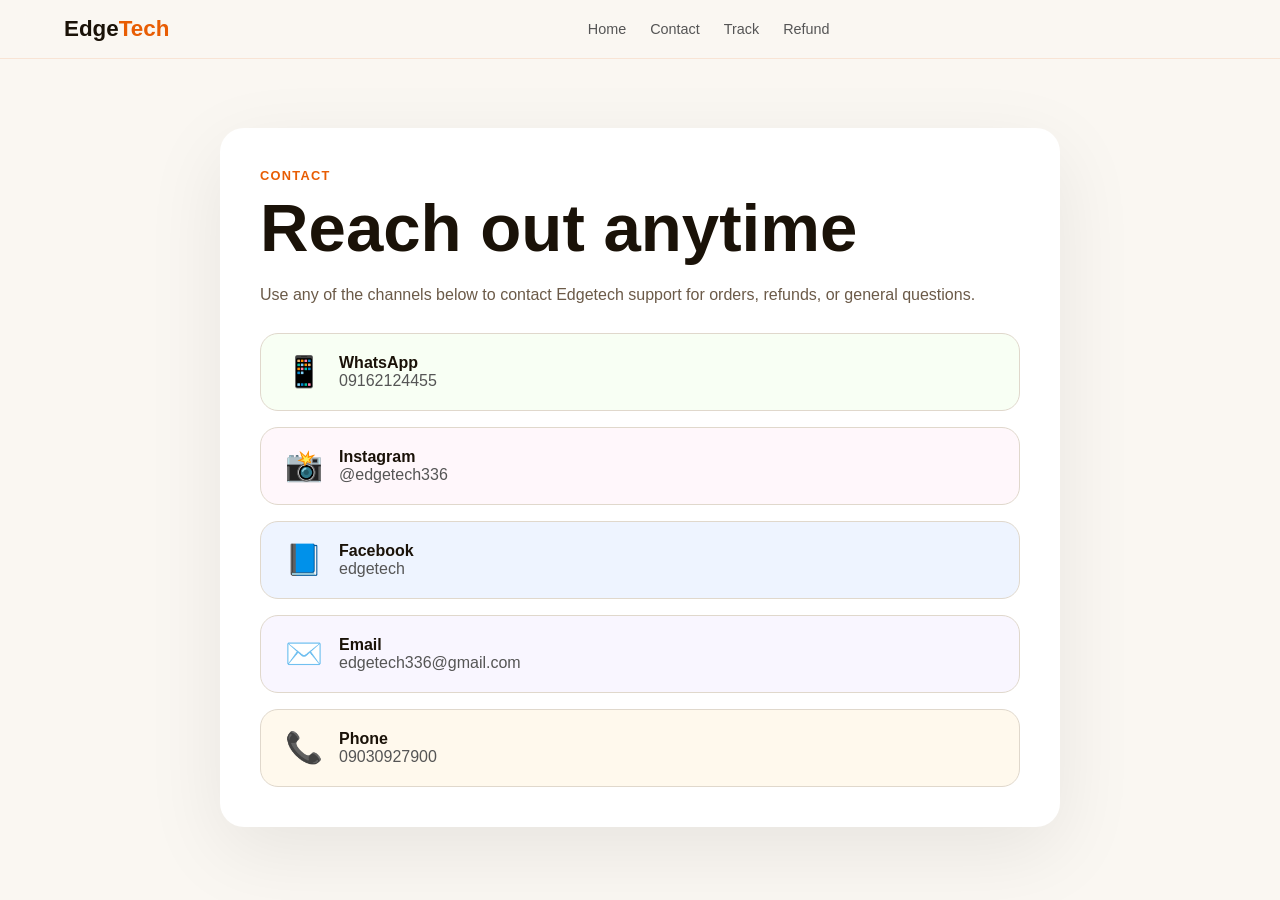
<file: contact.html>
<!DOCTYPE html>
<html lang="en">
<head>
  <meta charset="UTF-8" />
  <meta name="viewport" content="width=device-width, initial-scale=1.0" />
  <title>Contact Us</title>
  <link rel="stylesheet" href="style.css" />
</head>
<body>
  <header class="nav">
    <div class="nav-inner container">
      <a href="index.html" class="logo">Edge<span>Tech</span></a>
      <nav class="nav-links">
        <a href="index.html">Home</a>
        <a href="contact.html">Contact</a>
        <a href="track.html">Track</a>
        <a href="refund.html">Refund</a>
      </nav>
    </div>
  </header>

  <main class="container" style="padding: 8rem 1.5rem 4rem;">
    <section style="max-width: 840px; margin: 0 auto; background: white; border-radius: 24px; padding: 2.5rem; box-shadow: 0 24px 80px rgba(0,0,0,0.08);">
      <div style="margin-bottom: 1.5rem;">
        <p class="section-label">Contact</p>
        <h1 style="margin: 0.5rem 0 0;">Reach out anytime</h1>
        <p style="color: #6b5a48; margin-top: 1rem; line-height: 1.75;">Use any of the channels below to contact Edgetech support for orders, refunds, or general questions.</p>
      </div>

      <div style="display: grid; gap: 1rem;">
        <a href="https://wa.me/2349162124455" target="_blank" style="display: flex; align-items: center; gap: 1rem; padding: 1.25rem 1.5rem; border-radius: 18px; border: 1px solid #e0d8cc; background: #f8fff4; color: inherit; text-decoration: none;">
          <span style="font-size: 1.9rem;">📱</span>
          <div>
            <strong>WhatsApp</strong>
            <div style="color: #555;">09162124455</div>
          </div>
        </a>

        <a href="https://instagram.com/edgetech336" target="_blank" style="display: flex; align-items: center; gap: 1rem; padding: 1.25rem 1.5rem; border-radius: 18px; border: 1px solid #e0d8cc; background: #fff7fb; color: inherit; text-decoration: none;">
          <span style="font-size: 1.9rem;">📸</span>
          <div>
            <strong>Instagram</strong>
            <div style="color: #555;">@edgetech336</div>
          </div>
        </a>

        <a href="https://facebook.com/edgetech" target="_blank" style="display: flex; align-items: center; gap: 1rem; padding: 1.25rem 1.5rem; border-radius: 18px; border: 1px solid #e0d8cc; background: #eef4ff; color: inherit; text-decoration: none;">
          <span style="font-size: 1.9rem;">📘</span>
          <div>
            <strong>Facebook</strong>
            <div style="color: #555;">edgetech</div>
          </div>
        </a>

        <a href="mailto:edgetech336@gmail.com" style="display: flex; align-items: center; gap: 1rem; padding: 1.25rem 1.5rem; border-radius: 18px; border: 1px solid #e0d8cc; background: #f9f6ff; color: inherit; text-decoration: none;">
          <span style="font-size: 1.9rem;">✉️</span>
          <div>
            <strong>Email</strong>
            <div style="color: #555;">edgetech336@gmail.com</div>
          </div>
        </a>

        <a href="tel:09030927900" style="display: flex; align-items: center; gap: 1rem; padding: 1.25rem 1.5rem; border-radius: 18px; border: 1px solid #e0d8cc; background: #fff9ed; color: inherit; text-decoration: none;">
          <span style="font-size: 1.9rem;">📞</span>
          <div>
            <strong>Phone</strong>
            <div style="color: #555;">09030927900</div>
          </div>
        </a>
      </div>
    </section>
  </main>
</body>
</html>
</file>
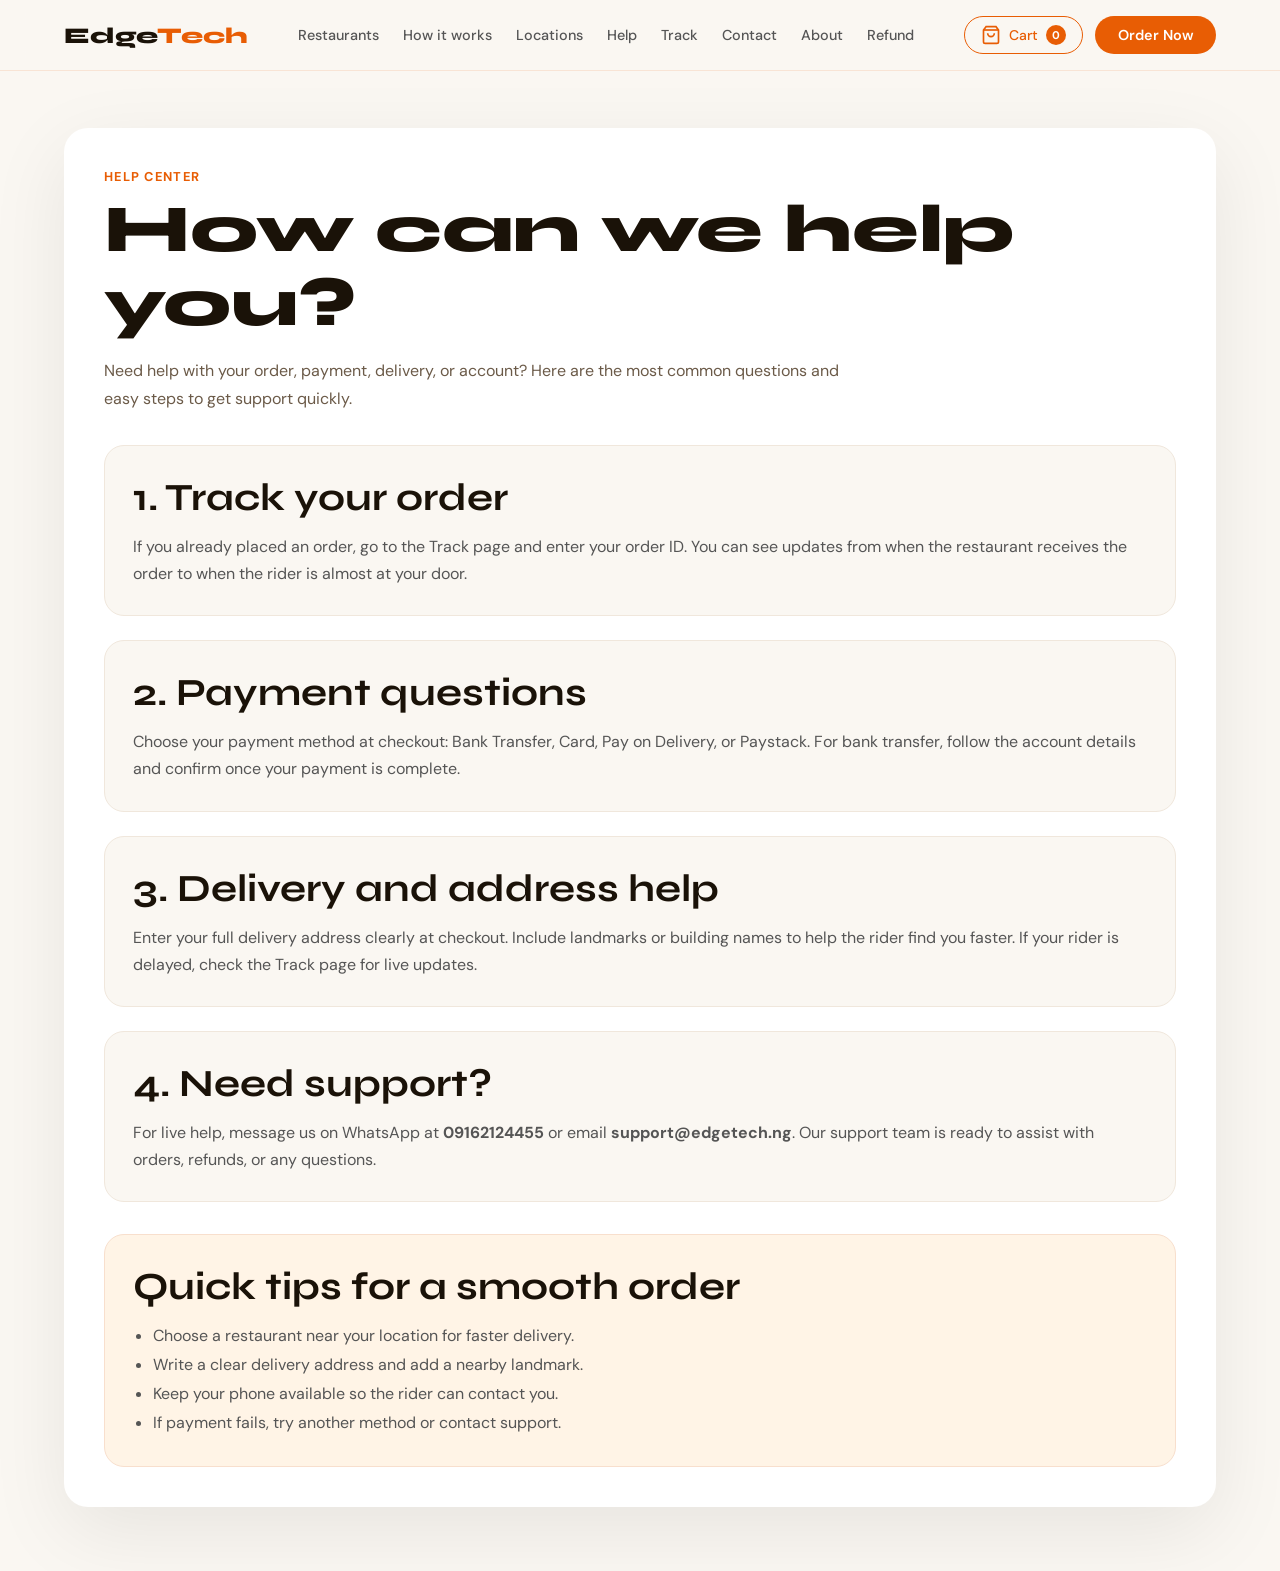
<file: help.html>
<!DOCTYPE html>
<html lang="en">
<head>
  <meta charset="UTF-8" />
  <meta name="viewport" content="width=device-width, initial-scale=1.0" />
  <title>Help — WahabStore</title>
  <link rel="preconnect" href="https://fonts.googleapis.com" />
  <link href="https://fonts.googleapis.com/css2?family=Syne:wght@400;600;700;800&family=DM+Sans:ital,wght@0,300;0,400;0,500;1,400&display=swap" rel="stylesheet" />
  <link rel="stylesheet" href="style.css" />
</head>
<body>
  <nav class="nav" id="navbar">
    <div class="nav-inner container">
      <a href="index.html" class="logo">Edge<span>Tech</span></a>
      <div class="nav-links">
        <a href="index.html#restaurants">Restaurants</a>
        <a href="index.html#how">How it works</a>
        <a href="index.html#locations">Locations</a>
        <a href="help.html">Help</a>
        <a href="track.html">Track</a>
        <a href="contact.html">Contact</a>
        <a href="about.html">About</a>
        <a href="refund.html">Refund</a>
      </div>
      <div class="nav-right">
        <button class="btn-cart" onclick="toggleCart()">
          <svg width="20" height="20" viewBox="0 0 24 24" fill="none" stroke="currentColor" stroke-width="2"><path d="M6 2L3 6v14a2 2 0 002 2h14a2 2 0 002-2V6l-3-4z"/><line x1="3" y1="6" x2="21" y2="6"/><path d="M16 10a4 4 0 01-8 0"/></svg>
          Cart <span class="cart-count" id="cart-count">0</span>
        </button>
        <button class="btn-primary" onclick="window.location.href='index.html'">Order Now</button>
      </div>
    </div>
  </nav>

  <main class="container" style="padding: 8rem 1.5rem 4rem;">
    <section style="background: white; border-radius: 24px; padding: 2.5rem; box-shadow: 0 24px 80px rgba(0,0,0,0.08);">
      <p class="section-label">Help Center</p>
      <h1 style="margin: 0.5rem 0 1rem;">How can we help you?</h1>
      <p style="color: #6b5a48; line-height: 1.75; max-width: 760px; margin-bottom: 2rem;">Need help with your order, payment, delivery, or account? Here are the most common questions and easy steps to get support quickly.</p>

      <div style="display: grid; gap: 1.5rem;">
        <div style="background: #faf7f2; border-radius: 20px; padding: 1.75rem; border: 1px solid #f0e7dc;">
          <h2 style="margin-bottom: 0.75rem;">1. Track your order</h2>
          <p style="color: #555; line-height: 1.7;">If you already placed an order, go to the <a href="track.html">Track</a> page and enter your order ID. You can see updates from when the restaurant receives the order to when the rider is almost at your door.</p>
        </div>
        <div style="background: #faf7f2; border-radius: 20px; padding: 1.75rem; border: 1px solid #f0e7dc;">
          <h2 style="margin-bottom: 0.75rem;">2. Payment questions</h2>
          <p style="color: #555; line-height: 1.7;">Choose your payment method at checkout: Bank Transfer, Card, Pay on Delivery, or Paystack. For bank transfer, follow the account details and confirm once your payment is complete.</p>
        </div>
        <div style="background: #faf7f2; border-radius: 20px; padding: 1.75rem; border: 1px solid #f0e7dc;">
          <h2 style="margin-bottom: 0.75rem;">3. Delivery and address help</h2>
          <p style="color: #555; line-height: 1.7;">Enter your full delivery address clearly at checkout. Include landmarks or building names to help the rider find you faster. If your rider is delayed, check the Track page for live updates.</p>
        </div>
        <div style="background: #faf7f2; border-radius: 20px; padding: 1.75rem; border: 1px solid #f0e7dc;">
          <h2 style="margin-bottom: 0.75rem;">4. Need support?</h2>
          <p style="color: #555; line-height: 1.7;">For live help, message us on WhatsApp at <strong>09162124455</strong> or email <strong>support@edgetech.ng</strong>. Our support team is ready to assist with orders, refunds, or any questions.</p>
        </div>
      </div>

      <div style="margin-top: 2rem; display: grid; gap: 1rem;">
        <div style="background: #fff4e6; border-radius: 20px; padding: 1.75rem; border: 1px solid #f8dfcd;">
          <h2 style="margin-bottom: 0.75rem;">Quick tips for a smooth order</h2>
          <ul style="color: #555; line-height: 1.8; padding-left: 1.25rem;">
            <li>Choose a restaurant near your location for faster delivery.</li>
            <li>Write a clear delivery address and add a nearby landmark.</li>
            <li>Keep your phone available so the rider can contact you.</li>
            <li>If payment fails, try another method or contact support.</li>
          </ul>
        </div>
      </div>
    </section>
  </main>

  <script src="app.js"></script>
</body>
</html>
</file>
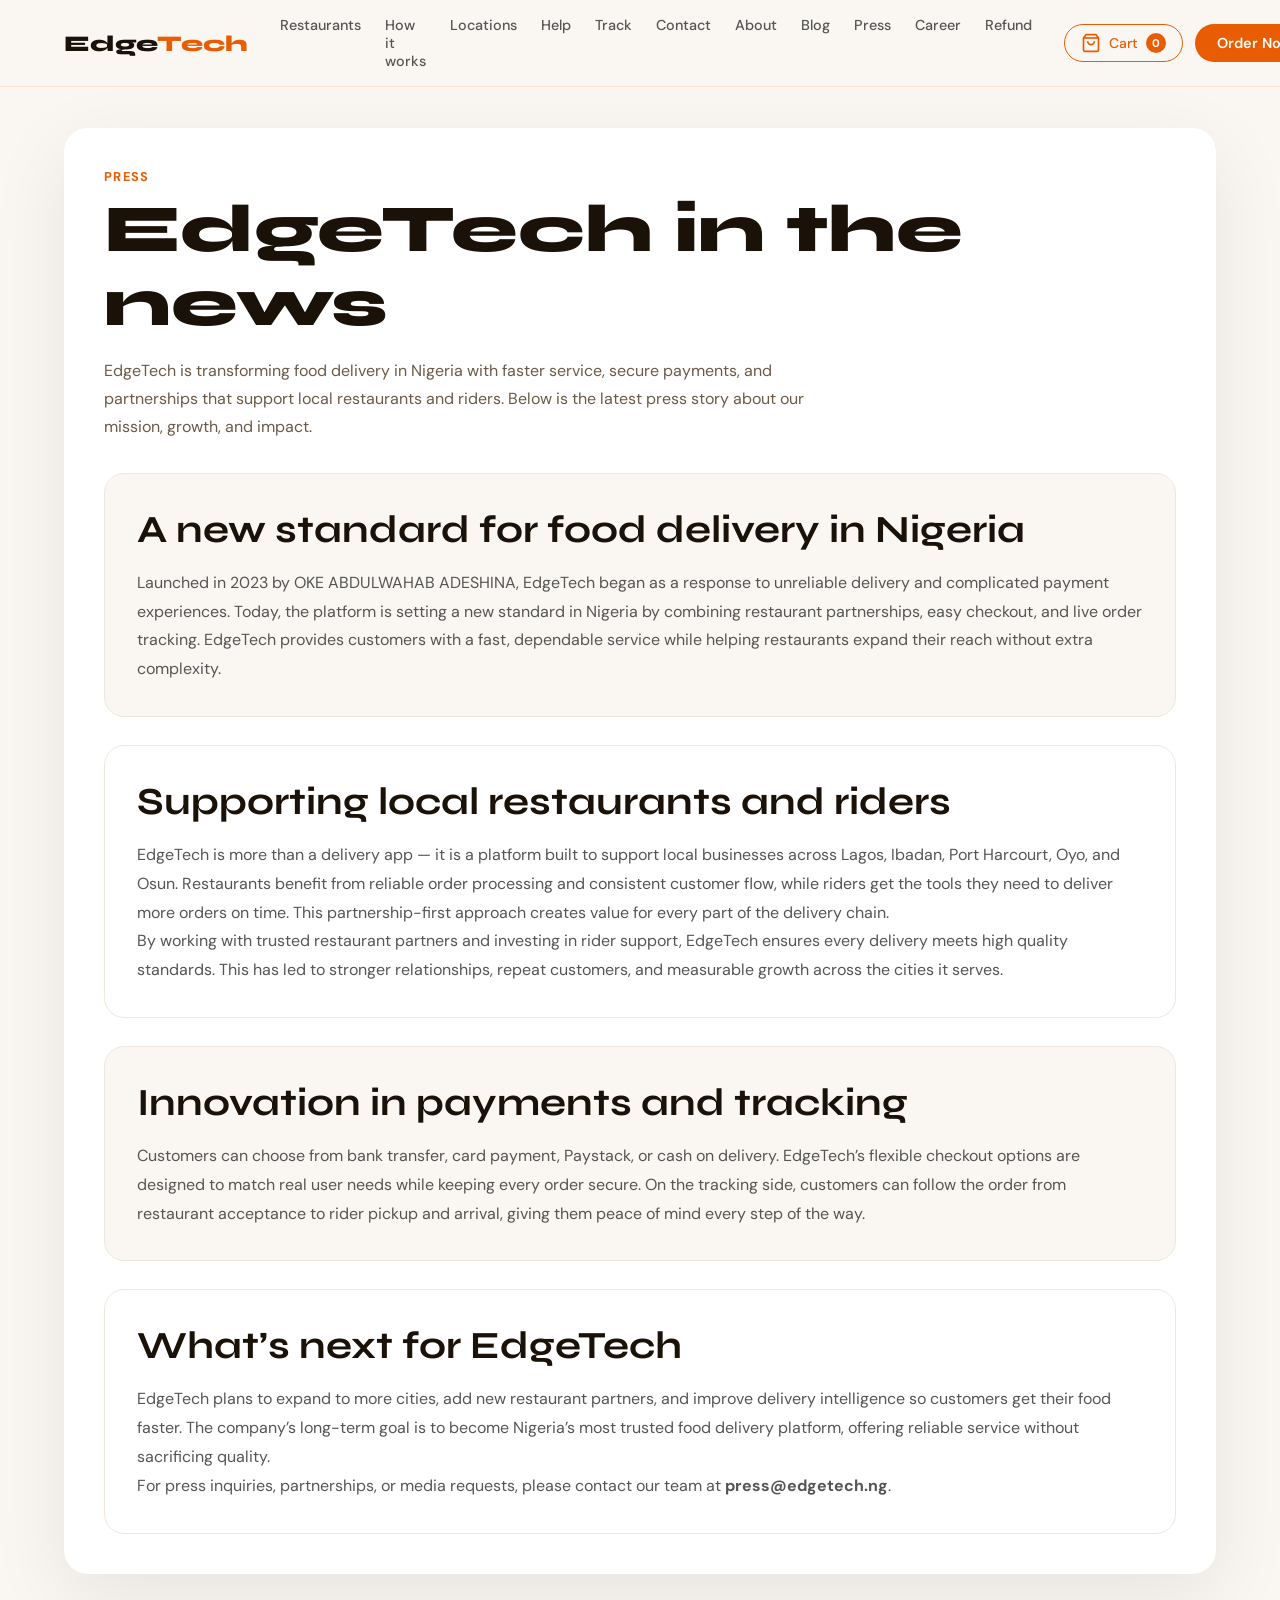
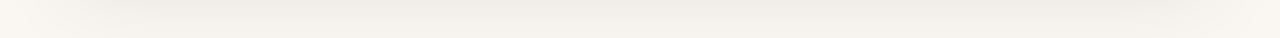
<file: press.html>
<!DOCTYPE html>
<html lang="en">
<head>
  <meta charset="UTF-8" />
  <meta name="viewport" content="width=device-width, initial-scale=1.0" />
  <title>Press — WahabStore</title>
  <link rel="preconnect" href="https://fonts.googleapis.com" />
  <link href="https://fonts.googleapis.com/css2?family=Syne:wght@400;600;700;800&family=DM+Sans:ital,wght@0,300;0,400;0,500;1,400&display=swap" rel="stylesheet" />
  <link rel="stylesheet" href="style.css" />
</head>
<body>
  <nav class="nav" id="navbar">
    <div class="nav-inner container">
      <a href="index.html" class="logo">Edge<span>Tech</span></a>
      <div class="nav-links">
        <a href="index.html#restaurants">Restaurants</a>
        <a href="index.html#how">How it works</a>
        <a href="index.html#locations">Locations</a>
        <a href="help.html">Help</a>
        <a href="track.html">Track</a>
        <a href="contact.html">Contact</a>
        <a href="about.html">About</a>
        <a href="blog.html">Blog</a>
        <a href="press.html">Press</a>
        <a href="career.html">Career</a>
        <a href="refund.html">Refund</a>
      </div>
      <div class="nav-right">
        <button class="btn-cart" onclick="toggleCart()">
          <svg width="20" height="20" viewBox="0 0 24 24" fill="none" stroke="currentColor" stroke-width="2"><path d="M6 2L3 6v14a2 2 0 002 2h14a2 2 0 002-2V6l-3-4z"/><line x1="3" y1="6" x2="21" y2="6"/><path d="M16 10a4 4 0 01-8 0"/></svg>
          Cart <span class="cart-count" id="cart-count">0</span>
        </button>
        <button class="btn-primary" onclick="window.location.href='index.html'">Order Now</button>
      </div>
    </div>
  </nav>

  <main class="container" style="padding: 8rem 1.5rem 4rem;">
    <section style="background: white; border-radius: 24px; padding: 2.5rem; box-shadow: 0 24px 80px rgba(0,0,0,0.08);">
      <p class="section-label">Press</p>
      <h1 style="margin: 0.5rem 0 1rem;">EdgeTech in the news</h1>
      <p style="color: #6b5a48; line-height: 1.75; max-width: 760px; margin-bottom: 2rem;">EdgeTech is transforming food delivery in Nigeria with faster service, secure payments, and partnerships that support local restaurants and riders. Below is the latest press story about our mission, growth, and impact.</p>

      <div style="display: grid; gap: 1.75rem;">
        <article style="background: #faf7f2; border-radius: 20px; padding: 2rem; border: 1px solid #f0e7dc;">
          <h2 style="margin-bottom: 1rem;">A new standard for food delivery in Nigeria</h2>
          <p style="color: #555; line-height: 1.8;">Launched in 2023 by OKE ABDULWAHAB ADESHINA, EdgeTech began as a response to unreliable delivery and complicated payment experiences. Today, the platform is setting a new standard in Nigeria by combining restaurant partnerships, easy checkout, and live order tracking. EdgeTech provides customers with a fast, dependable service while helping restaurants expand their reach without extra complexity.</p>
        </article>

        <article style="background: white; border-radius: 20px; padding: 2rem; border: 1px solid #f0e7dc;">
          <h2 style="margin-bottom: 1rem;">Supporting local restaurants and riders</h2>
          <p style="color: #555; line-height: 1.8;">EdgeTech is more than a delivery app — it is a platform built to support local businesses across Lagos, Ibadan, Port Harcourt, Oyo, and Osun. Restaurants benefit from reliable order processing and consistent customer flow, while riders get the tools they need to deliver more orders on time. This partnership-first approach creates value for every part of the delivery chain.</p>
          <p style="color: #555; line-height: 1.8;">By working with trusted restaurant partners and investing in rider support, EdgeTech ensures every delivery meets high quality standards. This has led to stronger relationships, repeat customers, and measurable growth across the cities it serves.</p>
        </article>

        <article style="background: #faf7f2; border-radius: 20px; padding: 2rem; border: 1px solid #f0e7dc;">
          <h2 style="margin-bottom: 1rem;">Innovation in payments and tracking</h2>
          <p style="color: #555; line-height: 1.8;">Customers can choose from bank transfer, card payment, Paystack, or cash on delivery. EdgeTech’s flexible checkout options are designed to match real user needs while keeping every order secure. On the tracking side, customers can follow the order from restaurant acceptance to rider pickup and arrival, giving them peace of mind every step of the way.</p>
        </article>

        <article style="background: white; border-radius: 20px; padding: 2rem; border: 1px solid #f0e7dc;">
          <h2 style="margin-bottom: 1rem;">What’s next for EdgeTech</h2>
          <p style="color: #555; line-height: 1.8;">EdgeTech plans to expand to more cities, add new restaurant partners, and improve delivery intelligence so customers get their food faster. The company’s long-term goal is to become Nigeria’s most trusted food delivery platform, offering reliable service without sacrificing quality.</p>
          <p style="color: #555; line-height: 1.8;">For press inquiries, partnerships, or media requests, please contact our team at <strong>press@edgetech.ng</strong>.</p>
        </article>
      </div>
    </section>
  </main>

  <script src="app.js"></script>
</body>
</html>
</file>
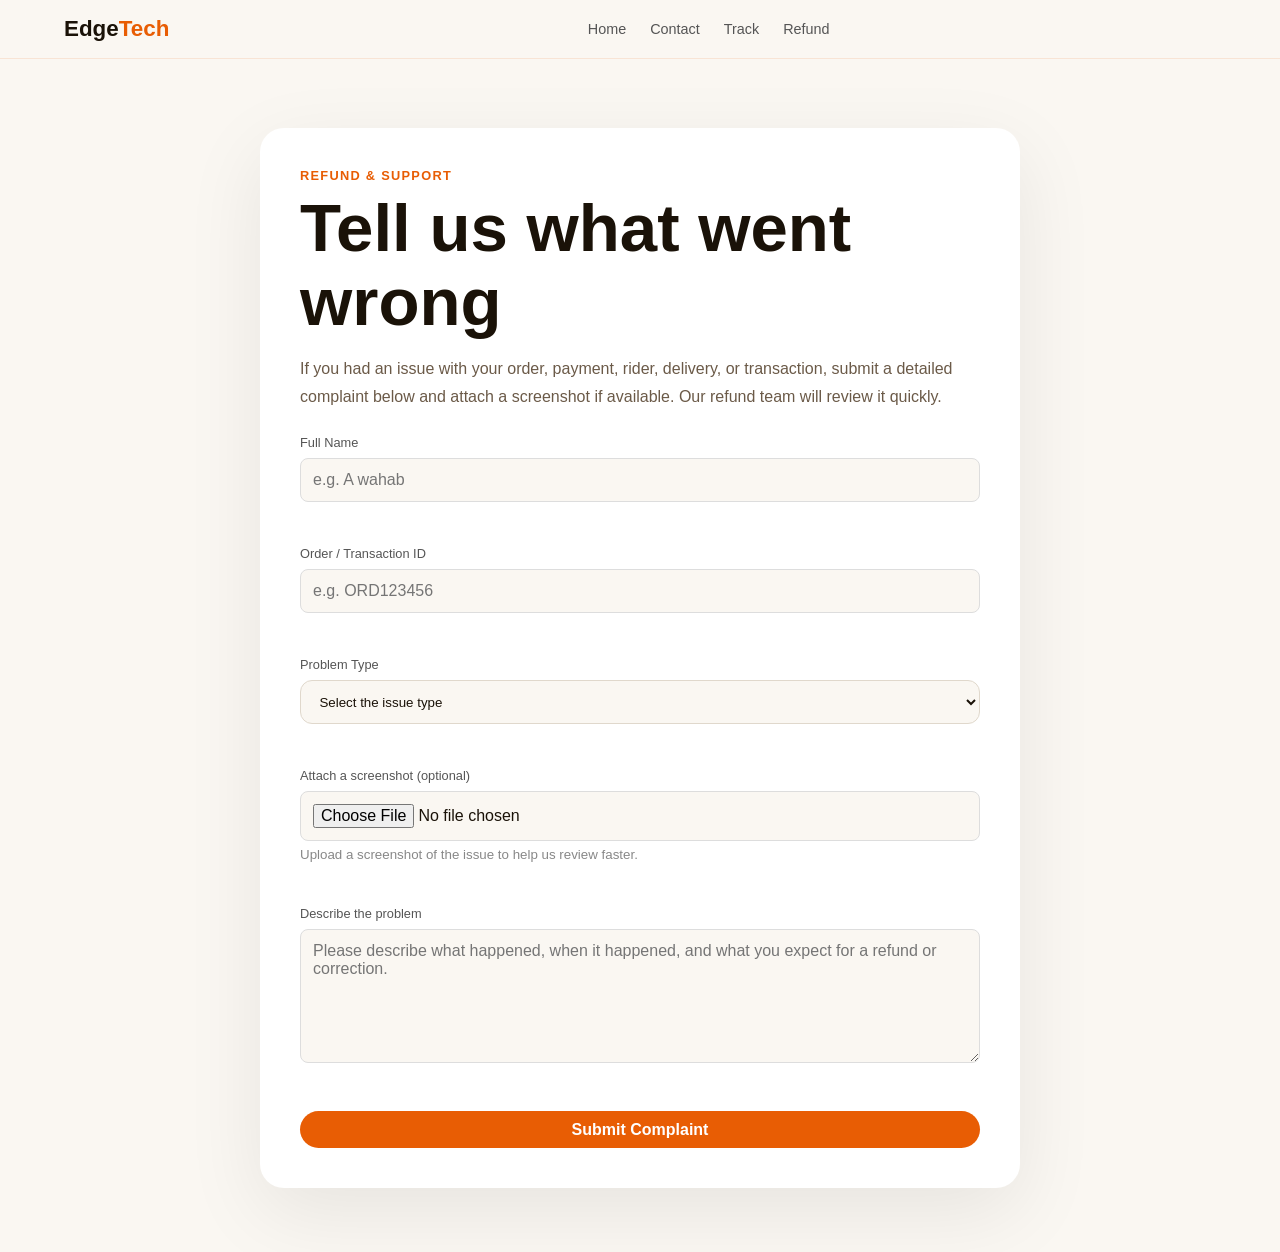
<file: refund.html>
<!DOCTYPE html>
<html lang="en">
<head>
  <meta charset="UTF-8" />
  <meta name="viewport" content="width=device-width, initial-scale=1.0" />
  <title>Refund & Support</title>
  <link rel="stylesheet" href="style.css" />
</head>
<body>
  <header class="nav">
    <div class="nav-inner container">
      <a href="index.html" class="logo">Edge<span>Tech</span></a>
      <nav class="nav-links">
        <a href="index.html">Home</a>
        <a href="contact.html">Contact</a>
        <a href="track.html">Track</a>
        <a href="refund.html">Refund</a>
      </nav>
    </div>
  </header>

  <main class="container" style="padding: 8rem 1.5rem 4rem;">
    <section style="max-width: 760px; margin: 0 auto; background: white; border-radius: 24px; padding: 2.5rem; box-shadow: 0 24px 80px rgba(0,0,0,0.08);">
      <div style="margin-bottom: 1.5rem;">
        <p class="section-label">Refund & Support</p>
        <h1 style="margin: 0.5rem 0 0;">Tell us what went wrong</h1>
        <p style="color: #6b5a48; margin-top: 1rem; line-height: 1.75;">If you had an issue with your order, payment, rider, delivery, or transaction, submit a detailed complaint below and attach a screenshot if available. Our refund team will review it quickly.</p>
      </div>

      <form id="refund-form" style="display: grid; gap: 1.25rem;">
        <div class="form-group">
          <label for="name">Full Name</label>
          <input type="text" id="name" name="name" placeholder="e.g. A wahab" required />
        </div>

        <div class="form-group">
          <label for="order-id">Order / Transaction ID</label>
          <input type="text" id="order-id" name="orderId" placeholder="e.g. ORD123456" required />
        </div>

        <div class="form-group">
          <label for="problem-type">Problem Type</label>
          <select id="problem-type" name="problemType" required style="width:100%; border:1.5px solid #e0d8cc; border-radius:12px; padding:0.8rem 0.9rem; background:#faf7f2; font-family:'DM Sans',sans-serif; color:#1a1208;">
            <option value="" disabled selected>Select the issue type</option>
            <option value="payment">Payment</option>
            <option value="rider">Rider</option>
            <option value="delivery">Delivery</option>
            <option value="transaction">Transaction</option>
            <option value="other">Other</option>
          </select>
        </div>

        <div class="form-group">
          <label for="screenshot">Attach a screenshot (optional)</label>
          <input type="file" id="screenshot" name="screenshot" accept="image/*" />
          <small style="color:#888; display:block; margin-top:0.35rem;">Upload a screenshot of the issue to help us review faster.</small>
        </div>

        <div class="form-group">
          <label for="details">Describe the problem</label>
          <textarea id="details" name="details" rows="6" placeholder="Please describe what happened, when it happened, and what you expect for a refund or correction." required></textarea>
        </div>

        <button type="submit" class="btn-primary full-width" style="font-size:1rem;">Submit Complaint</button>
      </form>
    </section>
  </main>

  <script>
    const form = document.getElementById('refund-form');
    form.addEventListener('submit', event => {
      event.preventDefault();
      alert('Thank you! Your refund request has been submitted. Our support team will contact you shortly.');
      form.reset();
    });
  </script>
</body>
</html>
</file>
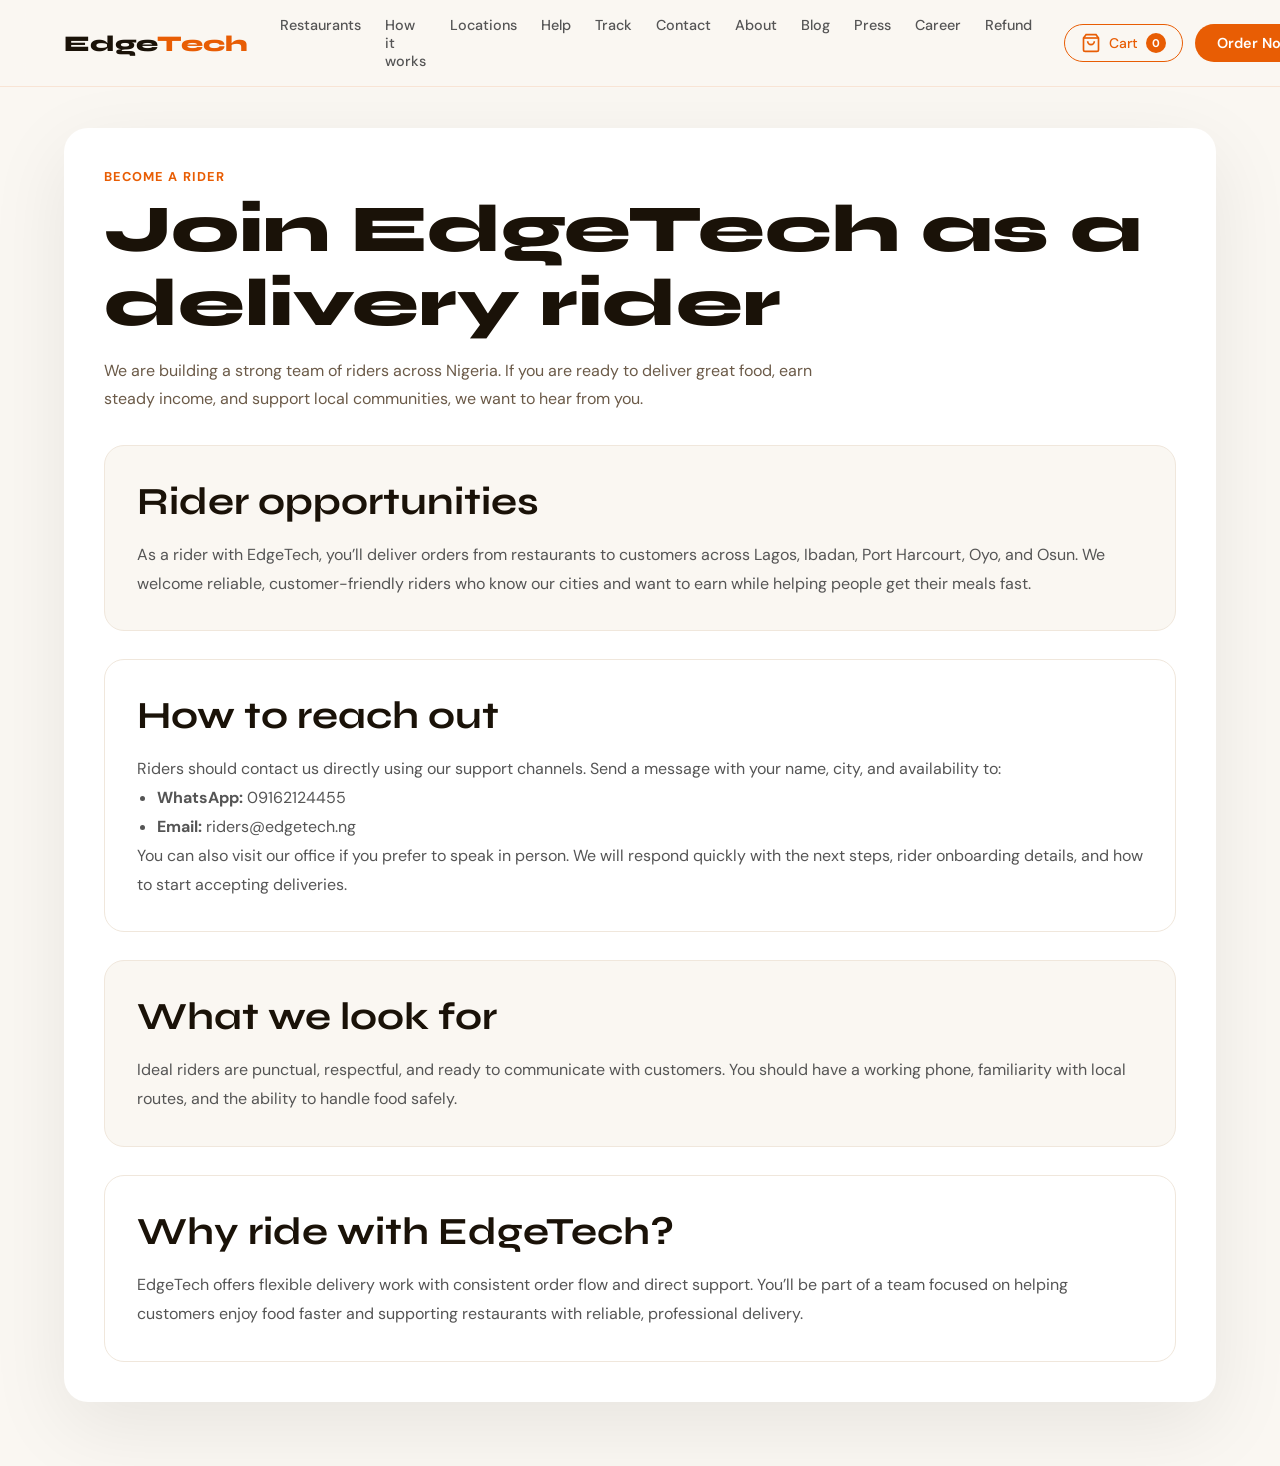
<file: rider.html>
<!DOCTYPE html>
<html lang="en">
<head>
  <meta charset="UTF-8" />
  <meta name="viewport" content="width=device-width, initial-scale=1.0" />
  <title>Become a Rider — WahabStore</title>
  <link rel="preconnect" href="https://fonts.googleapis.com" />
  <link href="https://fonts.googleapis.com/css2?family=Syne:wght@400;600;700;800&family=DM+Sans:ital,wght@0,300;0,400;0,500;1,400&display=swap" rel="stylesheet" />
  <link rel="stylesheet" href="style.css" />
</head>
<body>
  <nav class="nav" id="navbar">
    <div class="nav-inner container">
      <a href="index.html" class="logo">Edge<span>Tech</span></a>
      <div class="nav-links">
        <a href="index.html#restaurants">Restaurants</a>
        <a href="index.html#how">How it works</a>
        <a href="index.html#locations">Locations</a>
        <a href="help.html">Help</a>
        <a href="track.html">Track</a>
        <a href="contact.html">Contact</a>
        <a href="about.html">About</a>
        <a href="blog.html">Blog</a>
        <a href="press.html">Press</a>
        <a href="career.html">Career</a>
        <a href="refund.html">Refund</a>
      </div>
      <div class="nav-right">
        <button class="btn-cart" onclick="toggleCart()">
          <svg width="20" height="20" viewBox="0 0 24 24" fill="none" stroke="currentColor" stroke-width="2"><path d="M6 2L3 6v14a2 2 0 002 2h14a2 2 0 002-2V6l-3-4z"/><line x1="3" y1="6" x2="21" y2="6"/><path d="M16 10a4 4 0 01-8 0"/></svg>
          Cart <span class="cart-count" id="cart-count">0</span>
        </button>
        <button class="btn-primary" onclick="window.location.href='index.html'">Order Now</button>
      </div>
    </div>
  </nav>

  <main class="container" style="padding: 8rem 1.5rem 4rem;">
    <section style="background: white; border-radius: 24px; padding: 2.5rem; box-shadow: 0 24px 80px rgba(0,0,0,0.08);">
      <p class="section-label">Become a Rider</p>
      <h1 style="margin: 0.5rem 0 1rem;">Join EdgeTech as a delivery rider</h1>
      <p style="color: #6b5a48; line-height: 1.75; max-width: 760px; margin-bottom: 2rem;">We are building a strong team of riders across Nigeria. If you are ready to deliver great food, earn steady income, and support local communities, we want to hear from you.</p>

      <div style="display: grid; gap: 1.75rem;">
        <div style="background: #faf7f2; border-radius: 20px; padding: 2rem; border: 1px solid #f0e7dc;">
          <h2 style="margin-bottom: 1rem;">Rider opportunities</h2>
          <p style="color: #555; line-height: 1.8;">As a rider with EdgeTech, you’ll deliver orders from restaurants to customers across Lagos, Ibadan, Port Harcourt, Oyo, and Osun. We welcome reliable, customer-friendly riders who know our cities and want to earn while helping people get their meals fast.</p>
        </div>

        <div style="background: white; border-radius: 20px; padding: 2rem; border: 1px solid #f0e7dc;">
          <h2 style="margin-bottom: 1rem;">How to reach out</h2>
          <p style="color: #555; line-height: 1.8;">Riders should contact us directly using our support channels. Send a message with your name, city, and availability to:</p>
          <ul style="color: #555; line-height: 1.8; padding-left: 1.25rem;">
            <li><strong>WhatsApp:</strong> 09162124455</li>
            <li><strong>Email:</strong> riders@edgetech.ng</li>
          </ul>
          <p style="color: #555; line-height: 1.8;">You can also visit our office if you prefer to speak in person. We will respond quickly with the next steps, rider onboarding details, and how to start accepting deliveries.</p>
        </div>

        <div style="background: #faf7f2; border-radius: 20px; padding: 2rem; border: 1px solid #f0e7dc;">
          <h2 style="margin-bottom: 1rem;">What we look for</h2>
          <p style="color: #555; line-height: 1.8;">Ideal riders are punctual, respectful, and ready to communicate with customers. You should have a working phone, familiarity with local routes, and the ability to handle food safely.</p>
        </div>

        <div style="background: white; border-radius: 20px; padding: 2rem; border: 1px solid #f0e7dc;">
          <h2 style="margin-bottom: 1rem;">Why ride with EdgeTech?</h2>
          <p style="color: #555; line-height: 1.8;">EdgeTech offers flexible delivery work with consistent order flow and direct support. You’ll be part of a team focused on helping customers enjoy food faster and supporting restaurants with reliable, professional delivery.</p>
        </div>
      </div>
    </section>
  </main>

  <script src="app.js"></script>
</body>
</html>
</file>
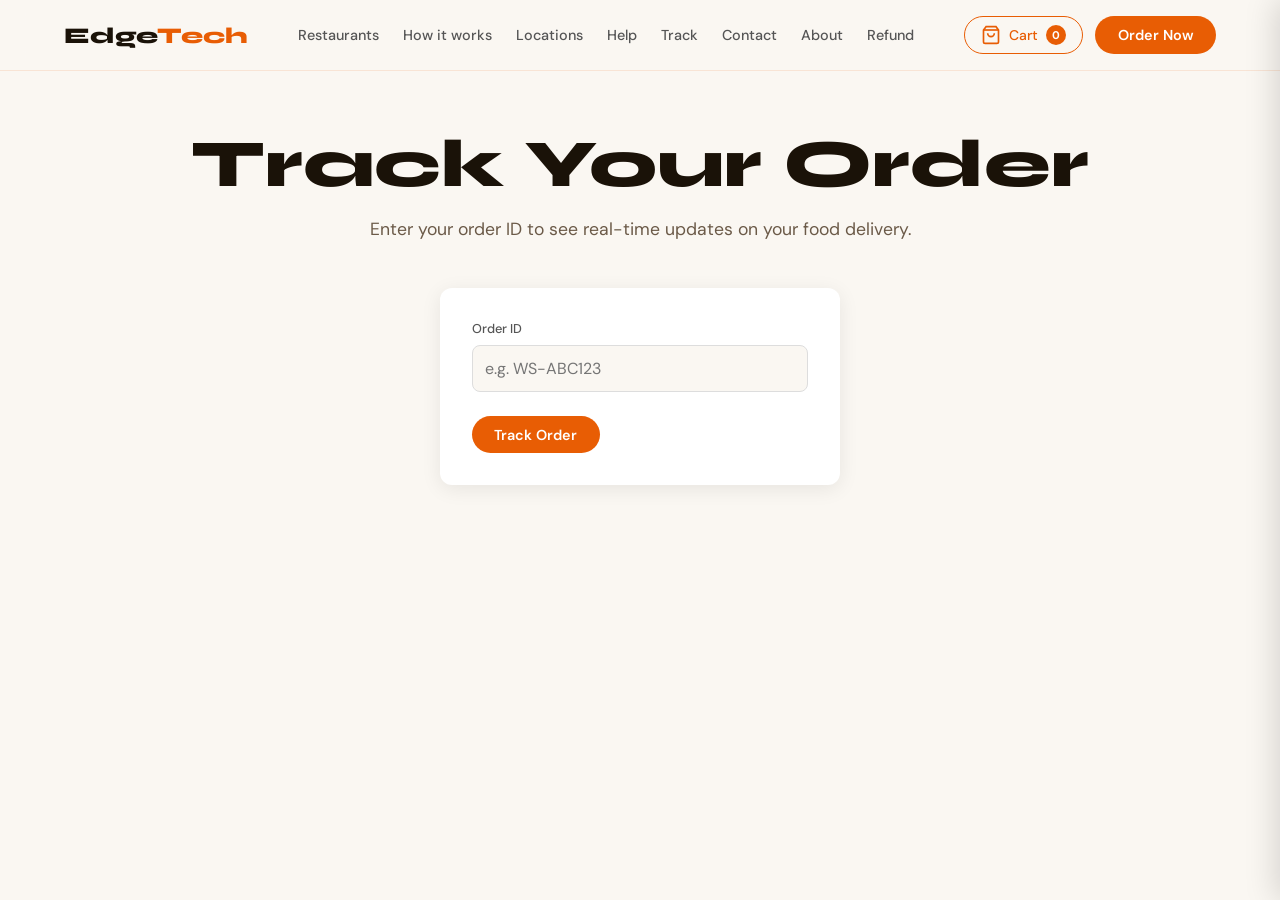
<file: track.html>
<!DOCTYPE html>
<html lang="en">
<head>
  <meta charset="UTF-8" />
  <meta name="viewport" content="width=device-width, initial-scale=1.0" />
  <title>Track Your Order — WahabStore</title>
  <link rel="preconnect" href="https://fonts.googleapis.com" />
  <link href="https://fonts.googleapis.com/css2?family=Syne:wght@400;600;700;800&family=DM+Sans:ital,wght@0,300;0,400;0,500;1,400&display=swap" rel="stylesheet" />
  <link rel="stylesheet" href="style.css" />
</head>
<body>

  <!-- NAV -->
  <nav class="nav" id="navbar">
    <div class="nav-inner container">
      <a href="index.html" class="logo">Edge<span>Tech</span></a>
      <div class="nav-links">
        <a href="index.html#restaurants">Restaurants</a>
        <a href="index.html#how">How it works</a>
        <a href="index.html#locations">Locations</a>
        <a href="help.html">Help</a>
        <a href="track.html">Track</a>
        <a href="contact.html">Contact</a>
        <a href="about.html">About</a>
        <a href="refund.html">Refund</a>
      </div>
      <div class="nav-right">
        <button class="btn-cart" onclick="toggleCart()">
          <svg width="20" height="20" viewBox="0 0 24 24" fill="none" stroke="currentColor" stroke-width="2"><path d="M6 2L3 6v14a2 2 0 002 2h14a2 2 0 002-2V6l-3-4z"/><line x1="3" y1="6" x2="21" y2="6"/><path d="M16 10a4 4 0 01-8 0"/></svg>
          Cart <span class="cart-count" id="cart-count">0</span>
        </button>
        <button class="btn-primary" onclick="window.location.href='index.html'">Order Now</button>
      </div>
    </div>
  </nav>

  <!-- CART SIDEBAR -->
  <div class="cart-overlay" id="cart-overlay" onclick="toggleCart()"></div>
  <div class="cart-sidebar" id="cart-sidebar">
    <div class="cart-header">
      <h3>Your Cart</h3>
      <button class="cart-close" onclick="toggleCart()">✕</button>
    </div>
    <div class="cart-body" id="cart-body"></div>
    <div class="cart-footer" id="cart-footer">
      <div class="cart-total">
        <span>Subtotal</span>
        <span id="cart-total-amount">₦0</span>
      </div>
      <div class="cart-delivery-note">+ Delivery fee at checkout</div>
      <button class="btn-primary full-width" onclick="checkout()">Proceed to Checkout</button>
    </div>
  </div>

  <!-- TRACK SECTION -->
  <section class="track-section">
    <div class="container">
      <div class="track-hero">
        <h1>Track Your Order</h1>
        <p>Enter your order ID to see real-time updates on your food delivery.</p>
      </div>

      <div class="track-form">
        <div class="form-group">
          <label for="order-id">Order ID</label>
          <input type="text" id="order-id" placeholder="e.g. WS-ABC123" />
        </div>
        <button class="btn-primary" onclick="trackOrder()">Track Order</button>
      </div>

      <div class="tracking-result" id="tracking-result" style="display: none;">
        <div class="order-info">
          <h2>Order #<span id="display-order-id"></span></h2>
          <p>Estimated delivery: <strong>30–45 minutes</strong></p>
        </div>

        <div class="tracking-timeline">
          <div class="timeline-item completed" id="step-1">
            <div class="timeline-icon">🍽️</div>
            <div class="timeline-content">
              <h3>Order Received</h3>
              <p>Restaurant has received your order and is preparing it.</p>
              <small id="time-1">2 minutes ago</small>
            </div>
          </div>

          <div class="timeline-item" id="step-2">
            <div class="timeline-icon">⏳</div>
            <div class="timeline-content">
              <h3>Waiting for Rider</h3>
              <p>Food is ready! Waiting for a delivery rider to pick it up.</p>
              <small id="time-2">In progress...</small>
            </div>
          </div>

          <div class="timeline-item" id="step-3">
            <div class="timeline-icon">🚴</div>
            <div class="timeline-content">
              <h3>On the Way</h3>
              <p>Your rider has collected the order and is heading to your location.</p>
              <small id="time-3">Pending...</small>
            </div>
          </div>

          <div class="timeline-item" id="step-4">
            <div class="timeline-icon">🏠</div>
            <div class="timeline-content">
              <h3>Almost There</h3>
              <p>Your rider is about to arrive at your delivery address.</p>
              <small id="time-4">Pending...</small>
            </div>
          </div>
        </div>

        <div class="rider-info" id="rider-info" style="display: none;">
          <h3>Your Rider</h3>
          <div class="rider-card">
            <div class="rider-avatar">🚴‍♂️</div>
            <div class="rider-details">
              <strong id="rider-name">Adebayo Johnson</strong>
              <p id="rider-phone">0903 456 7890</p>
              <p id="rider-rating">⭐ 4.8 (127 deliveries)</p>
            </div>
          </div>
        </div>
      </div>
    </div>
  </section>

  <script src="app.js"></script>
  <script>
    // Load cart
    document.addEventListener('DOMContentLoaded', () => {
      updateCartUI();
    });

    function trackOrder() {
      const orderId = document.getElementById('order-id').value.trim();
      if (!orderId) {
        alert('Please enter your order ID.');
        return;
      }

      // For demo purposes, accept any order ID starting with WS-
      if (!orderId.startsWith('WS-')) {
        alert('Invalid order ID format. Order IDs start with WS-.');
        return;
      }

      document.getElementById('display-order-id').textContent = orderId;
      document.getElementById('tracking-result').style.display = 'block';

      // Simulate tracking progress
      simulateTracking();
    }

    function simulateTracking() {
      const steps = [
        { id: 'step-1', time: 'time-1', delay: 0 },
        { id: 'step-2', time: 'time-2', delay: 2000 },
        { id: 'step-3', time: 'time-3', delay: 5000 },
        { id: 'step-4', time: 'time-4', delay: 8000 }
      ];

      steps.forEach((step, index) => {
        setTimeout(() => {
          document.getElementById(step.id).classList.add('completed');
          if (index === 2) {
            document.getElementById('rider-info').style.display = 'block';
          }
        }, step.delay);
      });
    }
  </script>
</body>
</html>
</file>
<file: style.css>
/* ===== RESET & BASE ===== */
*, *::before, *::after { box-sizing: border-box; margin: 0; padding: 0; }
html { scroll-behavior: smooth; }
body {
  font-family: 'DM Sans', sans-serif;
  background: #faf7f2;
  color: #1a1208;
  overflow-x: hidden;
}

/* ===== TYPOGRAPHY ===== */
h1, h2, h3, h4 { font-family: 'Syne', sans-serif; }
h1 { font-size: clamp(2.4rem, 6vw, 4.2rem); font-weight: 800; line-height: 1.1; }
h2 { font-size: clamp(1.6rem, 4vw, 2.4rem); font-weight: 700; }
h3 { font-size: 1.15rem; font-weight: 700; }
em { font-style: italic; color: #e85d04; }
a { text-decoration: none; color: inherit; }

/* ===== UTILITIES ===== */
.container { max-width: 1200px; margin: 0 auto; padding: 0 1.5rem; }

/* ===== NAV ===== */
.nav {
  position: fixed; top: 0; left: 0; right: 0; z-index: 100;
  background: rgba(250, 247, 242, 0.92);
  backdrop-filter: blur(12px);
  border-bottom: 1px solid rgba(232, 93, 4, 0.12);
  transition: box-shadow 0.3s;
}
.nav.scrolled { box-shadow: 0 2px 20px rgba(0,0,0,0.08); }
.nav-inner { display: flex; align-items: center; gap: 2rem; padding: 1rem 1.5rem; }
.logo { font-family: 'Syne', sans-serif; font-size: 1.4rem; font-weight: 800; color: #1a1208; }
.logo span { color: #e85d04; }
.nav-links { display: flex; gap: 1.5rem; flex: 1; justify-content: center; }
.nav-links a { font-size: 0.9rem; font-weight: 500; color: #555; transition: color 0.2s; }
.nav-links a:hover { color: #e85d04; }
.nav-right { display: flex; align-items: center; gap: 0.75rem; margin-left: auto; }
.btn-cart {
  display: flex; align-items: center; gap: 0.5rem;
  background: none; border: 1.5px solid #e85d04;
  color: #e85d04; padding: 0.5rem 1rem;
  border-radius: 50px; cursor: pointer; font-family: 'DM Sans', sans-serif;
  font-size: 0.875rem; font-weight: 500; transition: all 0.2s;
}
.btn-cart:hover { background: #e85d04; color: white; }
.cart-count {
  background: #e85d04; color: white; border-radius: 50%;
  width: 20px; height: 20px; display: flex; align-items: center; justify-content: center;
  font-size: 0.7rem; font-weight: 700;
}
.btn-primary {
  background: #e85d04; color: white; border: none;
  padding: 0.6rem 1.4rem; border-radius: 50px; cursor: pointer;
  font-family: 'DM Sans', sans-serif; font-size: 0.9rem; font-weight: 600;
  transition: all 0.2s; white-space: nowrap;
}
.btn-primary:hover { background: #c94d02; transform: translateY(-1px); box-shadow: 0 4px 16px rgba(232,93,4,0.35); }
.btn-primary.large { padding: 0.85rem 2rem; font-size: 1rem; }

/* ===== HERO ===== */
.hero {
  padding: 7rem 0 0;
  background: linear-gradient(135deg, #fff9f4 0%, #fef3e8 50%, #fff5ed 100%);
  position: relative; overflow: hidden;
}
.hero-bg {
  position: absolute; inset: 0; pointer-events: none;
  background: radial-gradient(ellipse 70% 60% at 70% 50%, rgba(232,93,4,0.08) 0%, transparent 70%);
}
.hero-inner {
  display: grid; grid-template-columns: 1fr 1fr; gap: 4rem;
  align-items: center; padding-top: 2rem; padding-bottom: 4rem;
}
.hero-label {
  display: inline-block; background: rgba(232,93,4,0.12);
  color: #e85d04; padding: 0.4rem 1rem; border-radius: 50px;
  font-size: 0.85rem; font-weight: 600; margin-bottom: 1.2rem;
}
.hero-sub { color: #6b5a48; font-size: 1.05rem; line-height: 1.65; margin: 1.2rem 0 1.8rem; max-width: 480px; }
.hero-search { display: flex; gap: 0.75rem; flex-wrap: wrap; }
.location-select {
  display: flex; align-items: center; gap: 0.6rem;
  background: white; border: 1.5px solid rgba(232,93,4,0.25);
  padding: 0.7rem 1.2rem; border-radius: 50px; cursor: pointer;
  font-size: 0.9rem; font-weight: 500; color: #555;
  transition: border-color 0.2s; min-width: 200px;
}
.location-select:hover { border-color: #e85d04; }
.location-select svg { color: #e85d04; flex-shrink: 0; }
.hero-stats { display: flex; gap: 2rem; margin-top: 2rem; }
.stat strong { display: block; font-family: 'Syne', sans-serif; font-size: 1.6rem; font-weight: 800; color: #e85d04; }
.stat span { font-size: 0.8rem; color: #888; font-weight: 500; }
.hero-image { position: relative; height: 420px; display: flex; align-items: center; }
.hero-blob {
  position: absolute; width: 380px; height: 380px; border-radius: 60% 40% 30% 70% / 60% 30% 70% 40%;
  background: linear-gradient(135deg, rgba(232,93,4,0.15), rgba(255,160,60,0.1));
  animation: blob 8s ease-in-out infinite; top: 50%; left: 50%; transform: translate(-50%, -50%);
}
@keyframes blob { 0%,100%{border-radius:60% 40% 30% 70% / 60% 30% 70% 40%} 50%{border-radius:30% 60% 70% 40% / 50% 60% 30% 60%} }
.hero-card {
  position: absolute; background: white; border-radius: 16px;
  padding: 0.875rem 1.1rem; display: flex; align-items: center; gap: 0.75rem;
  box-shadow: 0 8px 32px rgba(0,0,0,0.1); z-index: 2; min-width: 210px;
  animation: floatCard 3s ease-in-out infinite;
}
.hero-card.delay-1 { animation-delay: 1s; top: 30%; right: -10px; }
.hero-card.delay-2 { animation-delay: 2s; bottom: 15%; left: 0; }
.hero-card:first-child { top: 5%; left: 20px; }
@keyframes floatCard { 0%,100%{transform:translateY(0)} 50%{transform:translateY(-10px)} }
.hc-emoji { font-size: 2rem; }
.hero-card strong { font-family: 'Syne', sans-serif; font-size: 0.85rem; display: block; }
.hero-card p { font-size: 0.75rem; color: #888; margin: 0; }
.hc-price { font-weight: 700; color: #e85d04; font-size: 0.9rem; margin-left: auto; white-space: nowrap; }
.hero-wave { position: absolute; bottom: -1px; left: 0; right: 0; line-height: 0; }
.hero-wave svg { width: 100%; height: 60px; }

/* ===== HOW IT WORKS ===== */
.how { padding: 5rem 0; background: #faf7f2; }
.section-header { text-align: center; margin-bottom: 3rem; }
.section-label { font-size: 0.8rem; font-weight: 700; letter-spacing: 0.1em; text-transform: uppercase; color: #e85d04; margin-bottom: 0.5rem; }
.section-sub { color: #888; margin-top: 0.5rem; }
.how-steps { display: flex; align-items: center; justify-content: center; gap: 0.5rem; flex-wrap: wrap; }
.step { text-align: center; background: white; border-radius: 20px; padding: 2rem 1.5rem; max-width: 200px; box-shadow: 0 4px 20px rgba(0,0,0,0.06); }
.step-icon { font-size: 2.5rem; margin-bottom: 0.75rem; }
.step h3 { margin-bottom: 0.4rem; font-size: 1rem; }
.step p { font-size: 0.8rem; color: #888; line-height: 1.5; }
.step-arrow { font-size: 1.5rem; color: #e85d04; opacity: 0.5; padding: 0 0.25rem; }

/* ===== RESTAURANTS ===== */
.restaurants-section { padding: 5rem 0; }
.filter-tabs { display: flex; gap: 0.5rem; flex-wrap: wrap; margin-bottom: 2.5rem; justify-content: center; }
.tab {
  padding: 0.5rem 1.25rem; border-radius: 50px; border: 1.5px solid #e0d8cc;
  background: white; cursor: pointer; font-family: 'DM Sans', sans-serif;
  font-size: 0.875rem; font-weight: 500; color: #666; transition: all 0.2s;
}
.tab:hover { border-color: #e85d04; color: #e85d04; }
.tab.active { background: #e85d04; color: white; border-color: #e85d04; }
.restaurants-grid { display: grid; grid-template-columns: repeat(auto-fill, minmax(280px, 1fr)); gap: 1.5rem; }
.restaurant-card {
  background: white; border-radius: 20px; overflow: hidden;
  box-shadow: 0 4px 20px rgba(0,0,0,0.07); cursor: pointer;
  transition: transform 0.25s, box-shadow 0.25s; border: 1px solid rgba(0,0,0,0.05);
}
.restaurant-card:hover { transform: translateY(-6px); box-shadow: 0 12px 40px rgba(0,0,0,0.14); }
.restaurant-card-img {
  height: 180px; display: flex; align-items: center; justify-content: center;
  font-size: 5rem; position: relative;
}
.restaurant-badge {
  position: absolute; top: 12px; left: 12px;
  background: #e85d04; color: white; font-size: 0.7rem; font-weight: 700;
  padding: 0.25rem 0.65rem; border-radius: 50px;
}
.restaurant-badge.green { background: #2e7d32; }
.restaurant-card-body { padding: 1.1rem 1.25rem 1.25rem; }
.restaurant-card-body h3 { font-size: 1.05rem; margin-bottom: 0.3rem; }
.restaurant-meta { display: flex; align-items: center; gap: 1rem; margin-top: 0.6rem; font-size: 0.78rem; color: #888; }
.restaurant-meta span { display: flex; align-items: center; gap: 0.25rem; }
.rating { color: #f59e0b !important; font-weight: 700; }
.restaurant-card-body p { font-size: 0.82rem; color: #888; line-height: 1.45; margin-top: 0.25rem; }
.r-tag {
  display: inline-block; background: rgba(232,93,4,0.1); color: #e85d04;
  font-size: 0.7rem; font-weight: 600; padding: 0.2rem 0.6rem; border-radius: 50px; margin-top: 0.5rem; margin-right: 0.3rem;
}
.order-btn {
  display: block; width: 100%; margin-top: 1rem;
  background: #1a1208; color: white; border: none; border-radius: 50px;
  padding: 0.6rem; font-family: 'DM Sans', sans-serif; font-size: 0.875rem;
  font-weight: 600; cursor: pointer; transition: background 0.2s;
}
.order-btn:hover { background: #e85d04; }

/* ===== LOCATIONS ===== */
.locations-section { padding: 5rem 0; background: white; }
.locations-grid { display: grid; grid-template-columns: repeat(auto-fill, minmax(200px, 1fr)); gap: 1.25rem; }
.location-card {
  background: #faf7f2; border: 1.5px solid #ede8df; border-radius: 18px;
  padding: 1.5rem 1.25rem; cursor: pointer; transition: all 0.2s; text-align: center;
}
.location-card:hover, .active-city { border-color: #e85d04; background: rgba(232,93,4,0.04); }
.loc-icon { font-size: 2.5rem; margin-bottom: 0.75rem; }
.location-card h3 { font-size: 1.1rem; margin-bottom: 0.3rem; }
.location-card p { font-size: 0.78rem; color: #888; line-height: 1.5; }
.loc-badge { display: inline-block; background: #e85d04; color: white; font-size: 0.68rem; font-weight: 700; padding: 0.2rem 0.6rem; border-radius: 50px; margin-top: 0.5rem; }

/* ===== PROMO ===== */
.promo-banner { background: linear-gradient(135deg, #1a1208, #2d1f08); padding: 4rem 0; }
.promo-inner { display: flex; align-items: center; justify-content: space-between; gap: 2rem; flex-wrap: wrap; }
.promo-banner h2 { color: white; font-size: 1.8rem; margin-bottom: 0.4rem; }
.promo-banner p { color: rgba(255,255,255,0.7); }
.promo-banner strong { color: #ffb347; }
.btn-white {
  background: white; color: #1a1208; border: none;
  padding: 0.875rem 2rem; border-radius: 50px; cursor: pointer;
  font-family: 'DM Sans', sans-serif; font-size: 1rem; font-weight: 700;
  transition: all 0.2s; white-space: nowrap;
}
.btn-white:hover { background: #ffb347; }

/* ===== FOOTER ===== */
.footer { background: #111; color: #aaa; padding: 4rem 0 0; }
.footer-inner { display: grid; grid-template-columns: 2fr 1fr 1fr 1fr; gap: 3rem; padding-bottom: 3rem; }
.footer-brand p { font-size: 0.85rem; line-height: 1.6; margin-top: 0.75rem; max-width: 240px; }
.footer .logo { color: white; }
.footer .logo span { color: #e85d04; }
.footer-links h4 { color: white; font-size: 0.875rem; margin-bottom: 1rem; }
.footer-links a { display: block; font-size: 0.82rem; margin-bottom: 0.6rem; transition: color 0.2s; }
.footer-links a:hover { color: #e85d04; }
.footer-bottom { display: flex; justify-content: space-between; align-items: center; padding: 1.5rem 1.5rem; border-top: 1px solid #222; font-size: 0.8rem; }
.footer-socials { display: flex; gap: 1.25rem; }
.footer-socials a { transition: color 0.2s; }
.footer-socials a:hover { color: #e85d04; }

/* ===== MODALS ===== */
.modal-overlay {
  position: fixed; inset: 0; background: rgba(0,0,0,0.55);
  z-index: 200; display: none; align-items: center; justify-content: center;
  padding: 1rem; backdrop-filter: blur(4px);
}
.modal-overlay.open { display: flex; }
.modal {
  background: white; border-radius: 24px; padding: 2rem;
  max-width: 480px; width: 100%; position: relative;
  max-height: 90vh; overflow-y: auto;
  animation: slideUp 0.3s ease;
}
.modal.large-modal { max-width: 700px; }
.modal.checkout-modal { max-width: 520px; }
@keyframes slideUp { from{transform:translateY(30px);opacity:0} to{transform:translateY(0);opacity:1} }
.modal h2 { font-size: 1.4rem; margin-bottom: 0.4rem; }
.modal p { color: #888; font-size: 0.875rem; margin-bottom: 1.25rem; }
.modal-close {
  position: absolute; top: 1.25rem; right: 1.25rem;
  background: #f0ebe3; border: none; width: 32px; height: 32px;
  border-radius: 50%; cursor: pointer; font-size: 0.8rem; color: #555;
  display: flex; align-items: center; justify-content: center; transition: background 0.2s;
}
.modal-close:hover { background: #e85d04; color: white; }
.modal-locations { display: grid; grid-template-columns: 1fr 1fr; gap: 0.75rem; }
.modal-loc-btn {
  background: #faf7f2; border: 1.5px solid #ede8df; border-radius: 14px;
  padding: 1rem; cursor: pointer; font-family: 'DM Sans', sans-serif;
  font-size: 0.9rem; font-weight: 500; transition: all 0.2s; text-align: left;
}
.modal-loc-btn:hover { border-color: #e85d04; background: rgba(232,93,4,0.05); color: #e85d04; }

/* Restaurant Modal */
.rm-header { display: flex; align-items: flex-start; gap: 1rem; margin-bottom: 1.5rem; }
.rm-emoji { font-size: 3.5rem; }
.rm-info h2 { font-size: 1.4rem; }
.rm-info p { color: #888; font-size: 0.8rem; margin-bottom: 0; }
.rm-meta { display: flex; gap: 1rem; flex-wrap: wrap; margin-top: 0.4rem; }
.rm-meta span { font-size: 0.78rem; color: #555; display: flex; align-items: center; gap: 0.25rem; }
.menu-section h4 { font-size: 0.75rem; font-weight: 700; letter-spacing: 0.08em; text-transform: uppercase; color: #e85d04; margin-bottom: 1rem; border-bottom: 1px solid #ede8df; padding-bottom: 0.5rem; }
.menu-item {
  display: flex; align-items: center; gap: 1rem;
  padding: 0.875rem 0; border-bottom: 1px solid #f5f0e8;
}
.menu-item:last-child { border-bottom: none; }
.menu-item-emoji { font-size: 2.2rem; flex-shrink: 0; }
.menu-item-info { flex: 1; }
.menu-item-info strong { font-size: 0.9rem; display: block; margin-bottom: 0.2rem; }
.menu-item-info small { color: #888; font-size: 0.78rem; }
.menu-item-right { display: flex; align-items: center; gap: 0.75rem; flex-shrink: 0; }
.menu-price { font-weight: 700; font-size: 0.9rem; color: #1a1208; white-space: nowrap; }
.add-btn {
  width: 32px; height: 32px; border-radius: 50%; background: #e85d04; color: white;
  border: none; cursor: pointer; font-size: 1.2rem; font-weight: 700;
  display: flex; align-items: center; justify-content: center; transition: background 0.2s;
}
.add-btn:hover { background: #c94d02; }
.qty-control { display: flex; align-items: center; gap: 0.5rem; }
.qty-btn {
  width: 28px; height: 28px; border-radius: 50%; background: #f0ebe3;
  border: none; cursor: pointer; font-size: 1rem; font-weight: 700;
  display: flex; align-items: center; justify-content: center; transition: background 0.2s;
}
.qty-btn:hover { background: #e85d04; color: white; }
.qty-num { font-weight: 700; font-size: 0.9rem; min-width: 20px; text-align: center; }

/* ===== CART ===== */
.cart-overlay { position: fixed; inset: 0; background: rgba(0,0,0,0.4); z-index: 150; display: none; }
.cart-overlay.open { display: block; }
.cart-sidebar {
  position: fixed; right: 0; top: 0; bottom: 0; width: 360px;
  background: white; z-index: 160; box-shadow: -4px 0 30px rgba(0,0,0,0.15);
  display: flex; flex-direction: column; transform: translateX(100%); transition: transform 0.3s ease;
}
.cart-sidebar.open { transform: translateX(0); }
.cart-header { display: flex; justify-content: space-between; align-items: center; padding: 1.25rem 1.5rem; border-bottom: 1px solid #f0ebe3; }
.cart-header h3 { font-size: 1.1rem; }
.cart-header button { background: none; border: none; font-size: 1.1rem; cursor: pointer; color: #888; }
.cart-body { flex: 1; overflow-y: auto; padding: 1rem 1.5rem; }
.cart-empty { text-align: center; padding: 3rem 0; color: #888; }
.cart-empty p { font-weight: 600; margin: 0.5rem 0 0.25rem; }
.cart-item { display: flex; align-items: center; gap: 0.75rem; padding: 0.875rem 0; border-bottom: 1px solid #f5f0e8; }
.cart-item-info { flex: 1; }
.cart-item-info strong { font-size: 0.85rem; display: block; }
.cart-item-info small { color: #888; font-size: 0.75rem; }
.cart-item-price { font-weight: 700; font-size: 0.875rem; color: #e85d04; }
.remove-btn { background: none; border: none; color: #ccc; cursor: pointer; font-size: 1rem; transition: color 0.2s; }
.remove-btn:hover { color: #e85d04; }
.cart-footer { padding: 1rem 1.5rem 1.5rem; border-top: 1px solid #f0ebe3; }
.cart-total { display: flex; justify-content: space-between; align-items: center; margin-bottom: 0.35rem; }
.cart-total span { font-size: 0.875rem; color: #888; }
.cart-total strong { font-size: 1.2rem; font-family: 'Syne', sans-serif; }
.cart-delivery-note { font-size: 0.75rem; color: #aaa; margin-bottom: 1rem; }
.full-width { width: 100%; }

/* ===== CHECKOUT ===== */
.form-group { margin-bottom: 1rem; }
.form-group label { display: block; font-size: 0.8rem; font-weight: 600; margin-bottom: 0.4rem; color: #555; }
.form-group input, .form-group textarea {
  width: 100%; border: 1.5px solid #e0d8cc; border-radius: 12px;
  padding: 0.7rem 0.9rem; font-family: 'DM Sans', sans-serif; font-size: 0.9rem;
  background: #faf7f2; transition: border-color 0.2s; outline: none;
  color: #1a1208;
}
.form-group input:focus, .form-group textarea:focus { border-color: #e85d04; background: white; }
.checkout-summary { background: #faf7f2; border-radius: 14px; padding: 1rem; margin-bottom: 1rem; }
.checkout-summary h4 { font-size: 0.8rem; margin-bottom: 0.75rem; color: #888; }
.cs-item { display: flex; justify-content: space-between; font-size: 0.82rem; margin-bottom: 0.4rem; }
.cs-total { display: flex; justify-content: space-between; font-weight: 700; font-size: 0.9rem; border-top: 1px solid #e0d8cc; padding-top: 0.5rem; margin-top: 0.5rem; }
.payment-options { display: flex; flex-direction: column; gap: 0.5rem; }
.pay-opt { display: flex; align-items: center; gap: 0.5rem; cursor: pointer; font-size: 0.875rem; padding: 0.6rem 0.75rem; border: 1.5px solid #e0d8cc; border-radius: 10px; transition: border-color 0.2s; }
.pay-opt:has(input:checked) { border-color: #e85d04; background: rgba(232,93,4,0.04); }

/* ===== SUCCESS MODAL ===== */
.success-modal { text-align: center; padding: 3rem 2rem; }
.success-icon { font-size: 4rem; margin-bottom: 1rem; }
.order-id { font-size: 0.8rem; color: #aaa; margin-top: 0.5rem; font-family: monospace; }

/* ===== RESPONSIVE ===== */
@media (max-width: 900px) {
  .hero-inner { grid-template-columns: 1fr; text-align: center; }
  .hero-sub, .hero-search { margin-left: auto; margin-right: auto; }
  .hero-search { justify-content: center; }
  .hero-stats { justify-content: center; }
  .hero-image { display: none; }
  .footer-inner { grid-template-columns: 1fr 1fr; gap: 2rem; }
  .how-steps { flex-direction: column; align-items: center; }
  .step-arrow { transform: rotate(90deg); }
}
@media (max-width: 600px) {
  .nav-links { display: none; }
  .footer-inner { grid-template-columns: 1fr; }
  .promo-inner { text-align: center; justify-content: center; }
  .restaurants-grid { grid-template-columns: 1fr; }
  .cart-sidebar { width: 100%; }
  .modal-locations { grid-template-columns: 1fr; }
}

/* ===== CHECKOUT ===== */
.checkout-section { padding: 8rem 0 4rem; }
.checkout-container { display: grid; grid-template-columns: 1fr 400px; gap: 3rem; }
.checkout-left { }
.checkout-form { background: white; padding: 2rem; border-radius: 12px; margin-bottom: 2rem; box-shadow: 0 4px 20px rgba(0,0,0,0.08); }
.checkout-form h2 { margin-bottom: 1.5rem; }
.form-group { margin-bottom: 1.5rem; }
.form-group label { display: block; margin-bottom: 0.5rem; font-weight: 500; }
.form-group input, .form-group textarea { width: 100%; padding: 0.75rem; border: 1px solid #ddd; border-radius: 8px; font-size: 1rem; }
.form-row { display: grid; grid-template-columns: 1fr 1fr; gap: 1rem; }
.payment-methods { background: white; padding: 2rem; border-radius: 12px; box-shadow: 0 4px 20px rgba(0,0,0,0.08); }
.payment-options { display: grid; grid-template-columns: 1fr 1fr; gap: 1rem; margin-bottom: 2rem; }
.payment-btn { padding: 1rem; border: 2px solid #e85d04; background: none; color: #e85d04; border-radius: 8px; cursor: pointer; font-weight: 500; transition: all 0.2s; }
.payment-btn:hover { background: #e85d04; color: white; }
.payment-details { margin-top: 2rem; }
.account-info { background: #f9f9f9; padding: 1rem; border-radius: 8px; margin: 1rem 0; }
.countdown { text-align: center; font-size: 1.2rem; font-weight: 700; color: #e85d04; }
.checkout-right { }
.order-summary { background: white; padding: 2rem; border-radius: 12px; box-shadow: 0 4px 20px rgba(0,0,0,0.08); position: sticky; top: 2rem; }
.summary-item { display: flex; justify-content: space-between; margin-bottom: 0.5rem; }
.summary-line { display: flex; justify-content: space-between; margin: 1rem 0; }
.summary-total { display: flex; justify-content: space-between; font-weight: 700; font-size: 1.2rem; border-top: 1px solid #eee; padding-top: 1rem; }

@media (max-width: 768px) {
  .checkout-container { grid-template-columns: 1fr; }
  .payment-options { grid-template-columns: 1fr; }
}

/* ===== ABOUT ===== */
.about-section { padding: 8rem 0 4rem; }
.about-hero { text-align: center; margin-bottom: 4rem; }
.about-hero h1 { margin-bottom: 1rem; }
.about-intro { font-size: 1.2rem; color: #6b5a48; max-width: 600px; margin: 0 auto; line-height: 1.6; }
.about-content { display: grid; grid-template-columns: repeat(auto-fit, minmax(300px, 1fr)); gap: 2rem; }
.about-card { background: white; padding: 2rem; border-radius: 12px; box-shadow: 0 4px 20px rgba(0,0,0,0.08); }
.about-card h2 { color: #e85d04; margin-bottom: 1rem; }
.about-card p { line-height: 1.6; color: #555; }
.ceo-card { grid-column: 1 / -1; }
.ceo-info { display: flex; gap: 2rem; align-items: center; }
.ceo-image { font-size: 4rem; }
.ceo-info h3 { margin-bottom: 0.5rem; }
.ceo-info p { margin: 0.25rem 0; }

@media (max-width: 600px) {
  .about-content { grid-template-columns: 1fr; }
  .ceo-info { flex-direction: column; text-align: center; }
}

/* ===== TRACK ===== */
.track-section { padding: 8rem 0 4rem; }
.track-hero { text-align: center; margin-bottom: 3rem; }
.track-hero h1 { margin-bottom: 1rem; }
.track-hero p { font-size: 1.1rem; color: #6b5a48; }
.track-form { max-width: 400px; margin: 0 auto 3rem; background: white; padding: 2rem; border-radius: 12px; box-shadow: 0 4px 20px rgba(0,0,0,0.08); }
.track-form .form-group { margin-bottom: 1.5rem; }
.track-form label { display: block; margin-bottom: 0.5rem; font-weight: 500; }
.track-form input { width: 100%; padding: 0.75rem; border: 1px solid #ddd; border-radius: 8px; font-size: 1rem; }
.tracking-result { background: white; padding: 2rem; border-radius: 12px; box-shadow: 0 4px 20px rgba(0,0,0,0.08); max-width: 600px; margin: 0 auto; }
.order-info { text-align: center; margin-bottom: 2rem; border-bottom: 1px solid #eee; padding-bottom: 1rem; }
.tracking-timeline { position: relative; padding-left: 2rem; }
.tracking-timeline::before { content: ''; position: absolute; left: 1.5rem; top: 0; bottom: 0; width: 2px; background: #e0e0e0; }
.timeline-item { display: flex; margin-bottom: 2rem; position: relative; }
.timeline-item.completed .timeline-icon { background: #e85d04; color: white; }
.timeline-item.completed .timeline-content h3 { color: #e85d04; }
.timeline-icon { width: 3rem; height: 3rem; border-radius: 50%; background: #f0f0f0; display: flex; align-items: center; justify-content: center; font-size: 1.5rem; margin-right: 1rem; position: relative; z-index: 1; }
.timeline-content h3 { margin: 0 0 0.5rem; font-size: 1.1rem; }
.timeline-content p { margin: 0 0 0.5rem; color: #555; }
.timeline-content small { color: #888; }
.rider-info { margin-top: 2rem; padding-top: 2rem; border-top: 1px solid #eee; }
.rider-card { display: flex; align-items: center; gap: 1rem; }
.rider-avatar { font-size: 3rem; }
.rider-details p { margin: 0.25rem 0; color: #555; }
</file>
